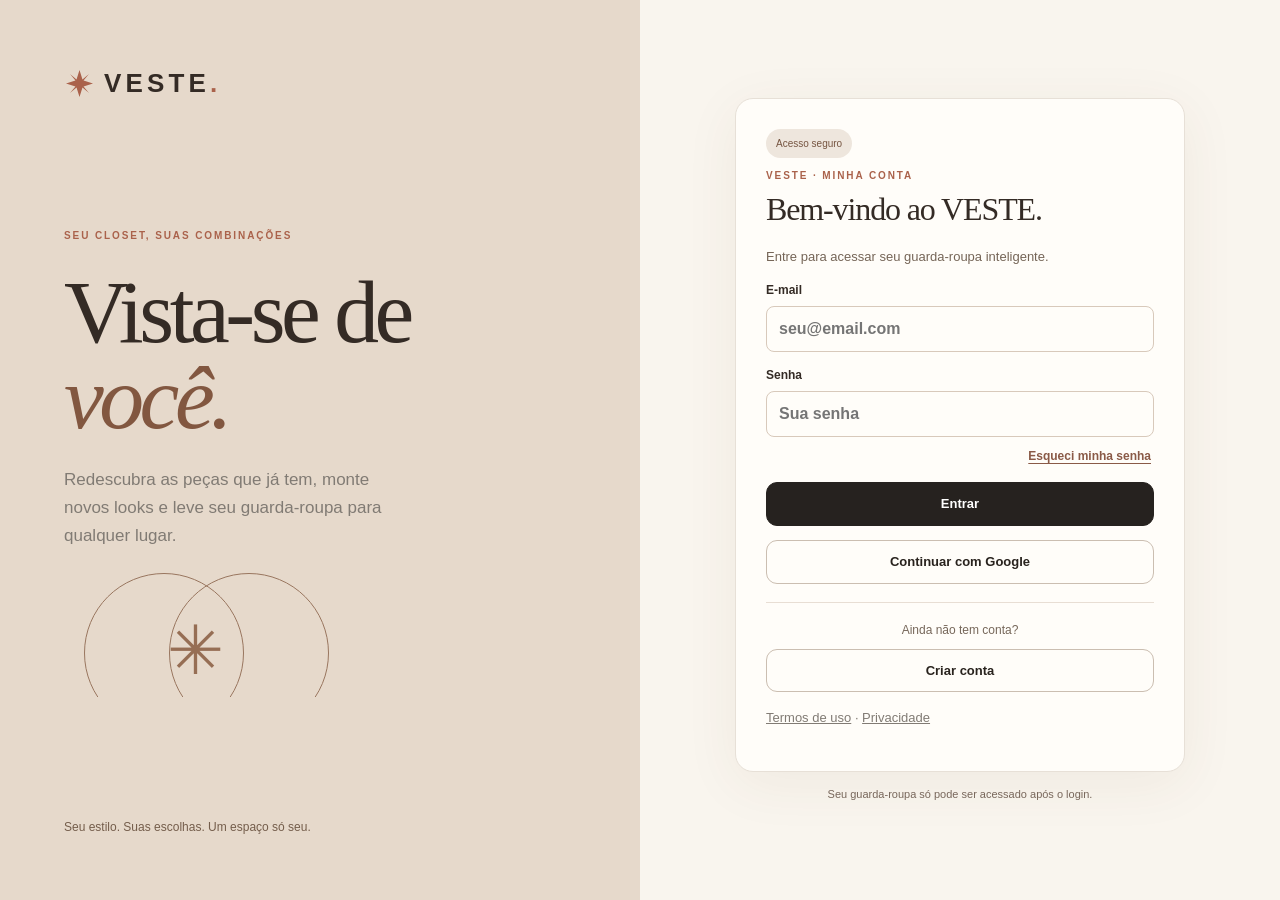
<file: index.html>
<!doctype html>
<html lang="pt-BR" class="auth-locked">
<head>
  <meta charset="utf-8">
  <meta name="veste-release" content="7.5.2">
  <meta name="viewport" content="width=device-width, initial-scale=1, viewport-fit=cover">
  <meta name="theme-color" content="#f7f4ef">
  <meta name="description" content="Seu guarda-roupa digital: organize suas roupas e crie looks com o que você já tem.">
  <link rel="manifest" href="./manifest.webmanifest">
  <link rel="icon" type="image/png" href="./icon-192.png">
  <link rel="apple-touch-icon" href="./icon-192.png">
  <link rel="stylesheet" href="./styles.css">
  <link rel="stylesheet" href="./extra.css">
  <title>VESTE — Seu guarda-roupa inteligente</title>
<style>.auth-locked .app-shell,.auth-locked .mobile-nav,.auth-locked dialog{display:none!important}.auth-landing[hidden]{display:none!important}html:not(.auth-locked) .auth-landing{display:none!important}</style>
</head>
<body>
  <main id="authLanding" class="auth-landing" aria-label="Acesso ao VESTE"><section class="auth-showcase"><div class="brand"><span class="brand-mark">✳</span><span>VESTE<span class="brand-dot">.</span></span></div><div class="auth-art"><span class="eyebrow">SEU CLOSET, SUAS COMBINAÇÕES</span><h1>Vista-se de <em>você.</em></h1><p>Redescubra as peças que já tem, monte novos looks e leve seu guarda-roupa para qualquer lugar.</p><div class="auth-art-lines" aria-hidden="true"><span></span><span></span><span>✳</span></div></div><small>Seu estilo. Suas escolhas. Um espaço só seu.</small></section><section class="auth-access"><div id="authMount"><p class="auth-loading" role="status">Carregando acesso seguro…</p></div><noscript>Ative o JavaScript para acessar o VESTE.</noscript><small>Seu guarda-roupa só pode ser acessado após o login.</small></section></main>
  <div id="toast" class="toast" role="status" aria-live="polite"></div>
  <div class="app-shell">
    <aside class="sidebar">
      <div class="brand"><span class="brand-mark">✳</span><span>VESTE<span class="brand-dot">.</span></span></div>
      <p class="sidebar-caption">Seu estilo, suas peças.</p>
      <div class="nav-label">SEU ESPAÇO</div>
      <nav class="nav-list" aria-label="Navegação principal">
        <button class="nav-btn active" data-route="home"><span class="nav-icon">⌂</span> Hoje</button>
        <button class="nav-btn" data-route="closet"><span class="nav-icon">▦</span> Meu closet</button>
        <button class="nav-btn" data-route="looks"><span class="nav-icon">✦</span> Looks</button>
        <button class="nav-btn" data-route="week"><span class="nav-icon">▤</span> Planejar</button>
        <button class="nav-btn" data-route="style"><span class="nav-icon">♡</span> Perfil</button>
      </nav>
      <div class="sidebar-bottom"><span class="little-dot"></span> Seu closet local ou sincronizado por conta.<br><span class="small-muted">Gerencie sua conta em Início.</span></div>
    </aside>

    <div class="main-area">
      <header class="topbar">
        <div class="mobile-brand"><span class="brand-mark">✳</span> VESTE<span class="brand-dot">.</span></div>
        <div class="topbar-label" id="topbarTitle">SEU ESPAÇO</div>
        <div class="topbar-actions"><button class="topbar-profile" type="button" data-route="style" aria-label="Abrir perfil">♡ Perfil</button><button class="add-inline" type="button" data-action="add">+ Adicionar peça</button></div>
      </header>
      <main class="main-content">
        <section id="view-home" class="view active" aria-labelledby="homeTitle">
          <div class="home-hero">
            <div class="hero-copy">
              <div class="eyebrow"><span class="sparkle">✦</span> SEU CLOSET, REDESCOBERTO</div>
              <h1 id="homeTitle">Mais looks.<br><em>As mesmas peças.</em></h1>
              <p>Seu guarda-roupa pode render muito mais. Cadastre suas roupas, defina seu gosto e descubra combinações que fazem sentido para você.</p>
              <div class="hero-actions">
                <button class="btn btn-dark" data-route="looks">Criar um look <span aria-hidden="true">↗</span></button>
                <button class="btn btn-outline" data-action="add">Adicionar roupa</button>
              </div>
            </div>
            <div class="hero-art" aria-hidden="true"><div class="arc arc-one"></div><div class="arc arc-two"></div><div class="art-card card-back"><span>COMBINE</span><div class="art-circle"></div></div><div class="art-card card-front"><span>SEU ESTILO.</span><div class="art-line"></div><span class="art-star">✳</span></div></div>
          </div>
          <div class="stats-strip">
            <div><span class="stat-num" id="statPieces">0</span><span class="stat-label">peças no closet</span></div>
            <div><span class="stat-num" id="statFavorites">0</span><span class="stat-label">looks favoritos</span></div>
            <div><span class="stat-num" id="statWorn">0</span><span class="stat-label">looks usados</span></div>
          </div>
          <div class="today-panel" id="todayPanel">
            <div class="today-top"><div><div class="eyebrow">BOM DIA, SEU CLOSET</div><h2>O que vestir hoje?</h2><p>Uma sugestão com suas peças e o clima da sua cidade.</p></div><div class="today-weather" id="todayWeather">Previsão ainda não consultada</div></div>
            <div class="today-controls"><label class="city-label">Sua cidade <input id="weatherCity" value="Rio de Janeiro" placeholder="Ex.: Rio de Janeiro" autocomplete="address-level2"></label><button class="btn btn-outline" id="getForecast">↻ Ver previsão</button><button class="btn btn-dark" id="todayGenerate">✦ Montar look de hoje</button></div>
            <div id="todayLook" class="today-result"></div><p class="subnote">Previsão online mediante consulta. Você pode continuar usando o app sem clima automático.</p>
          </div>
          <div class="section-heading v7-story-heading"><div><div class="eyebrow subtle">COMO O VESTE FUNCIONA</div><h2>Do seu closet para decisões melhores.</h2><p>Você não precisa descobrir o app sozinho. Siga este caminho e o VESTE fica mais útil a cada etapa.</p></div></div>
          <div class="steps-grid v7-story" id="v7Story">
            <button class="step-card" data-action="add"><div class="step-icon">01 <span>↗</span></div><h3>Monte seu closet</h3><p>Adicione suas roupas por foto. Comece com parte de cima, parte de baixo e calçado.</p></button>
            <button class="step-card" data-route="style"><div class="step-icon">02 <span>↗</span></div><h3>Conte seu estilo</h3><p>Avalie referências visuais e ajuste preferências para o app entender o que faz sentido para você.</p></button>
            <button class="step-card" data-route="looks"><div class="step-icon">03 <span>↗</span></div><h3>Monte looks</h3><p>Escolha a ocasião, fixe uma peça se quiser e receba combinações com o que você já possui.</p></button>
            <button class="step-card" data-route="week"><div class="step-icon">04 <span>↗</span></div><h3>Planeje</h3><p>Organize a semana, acompanhe o uso do closet e monte malas sem esquecer o que você já tem.</p></button>
            <button class="step-card" data-route="discover"><div class="step-icon">05 <span>↗</span></div><h3>Descubra com intenção</h3><p>Explore peças novas comparando com seu estilo e com as lacunas reais do seu guarda-roupa.</p></button>
          </div>
          <div id="recentFavorites" class="recent-favorites"></div>
        </section>

        <section id="view-closet" class="view" aria-labelledby="closetTitle">
          <div class="page-heading"><div><div class="eyebrow">SUAS PEÇAS, ORGANIZADAS</div><h1 id="closetTitle">Meu closet<span class="period">.</span></h1><p>Cada peça cadastrada aumenta as possibilidades de combinação.</p></div><button class="btn btn-dark" data-action="add">+ Nova peça</button></div>
          <div class="closet-tools"><label class="search-wrap"><span>⌕</span><input id="closetSearch" type="search" placeholder="Buscar uma peça..." aria-label="Buscar uma peça"></label><select id="closetGroup" aria-label="Filtrar categoria"><option value="all">Todas as categorias</option><option value="top">Parte de cima</option><option value="bottom">Parte de baixo</option><option value="layer">Terceira peça</option><option value="shoes">Calçados</option><option value="accessory">Acessórios</option><option value="onepiece">Peça única</option></select></div>
          <div class="closet-summary" id="closetSummary"></div>
          <div class="forgotten-panel" id="forgottenPanel"></div><div id="closetGrid" class="closet-grid"></div>
        </section>

        <section id="view-looks" class="view" aria-labelledby="looksTitle">
          <div class="page-heading"><div><div class="eyebrow">UM LOOK PARA CADA MOMENTO</div><h1 id="looksTitle">Vamos combinar<span class="period">.</span></h1><p>Escolha a ocasião. O VESTE monta sugestões com as suas próprias peças.</p></div></div>
          <div class="look-config"><div class="config-item"><label for="occasion">Para onde você vai?</label><select id="occasion"><option value="trabalho">Trabalho</option><option value="casual">Dia a dia</option><option value="evento">Evento / ocasião especial</option><option value="noite">Sair à noite</option><option value="esporte">Esporte / atividade</option></select></div><div class="config-item"><label for="weather">Como está o tempo?</label><select id="weather"><option value="ameno">Ameno</option><option value="quente">Quente</option><option value="frio">Frio</option></select></div><button class="btn btn-dark generate-btn" id="generateBtn">✦ Gerar looks</button></div>
          <div class="look-intro" id="lookIntro"><span class="eyebrow subtle">ESCOLHIDOS PARA VOCÊ</span><span id="lookCountCaption">Sugestões com o que você já tem</span></div>
          <div id="looksGrid" class="looks-grid"></div>
          <div id="lookGuidance" class="look-guidance"></div><div class="ai-rank-box"><div><strong class="ai-heading">Consultoria de estilo com IA</strong><p>Com a chave conectada, a IA compara as combinações geradas usando os dados cadastrados das peças e seu perfil.</p></div><button class="btn btn-outline ai-action" id="aiReviewLooks">Analisar looks com IA</button><div id="aiLookAdvice" class="ai-look-advice" aria-live="polite"></div></div>
        </section>

        <section id="view-week" class="view" aria-labelledby="weekTitle">
          <div class="page-heading"><div><div class="eyebrow">ORGANIZE ANTES DE PRECISAR</div><h1 id="weekTitle">Planejar<span class="period">.</span></h1><p>Semana, histórico de uso e mala em um só lugar. Planeje com o que você já tem.</p></div></div>
          <div class="week-config"><label>Segunda a sexta <select id="weekdayOccasion"><option value="trabalho">Trabalho</option><option value="casual">Dia a dia</option><option value="evento">Evento</option><option value="noite">Sair à noite</option><option value="esporte">Esporte</option></select></label><label>Sábado e domingo <select id="weekendOccasion"><option value="casual">Dia a dia</option><option value="trabalho">Trabalho</option><option value="evento">Evento</option><option value="noite">Sair à noite</option><option value="esporte">Esporte</option></select></label><button class="btn btn-dark" id="generateWeek">✦ Planejar 7 dias</button></div>
          <p class="week-hint" id="weekHint">O planejamento considera disponibilidade, estilo, repetição e previsão do tempo quando consultada.</p>
          <div class="week-grid" id="weekGrid"></div>
        </section>
        <section id="view-style" class="view" aria-labelledby="styleTitle">
          <div class="page-heading"><div><div class="eyebrow">O VESTE APRENDE COM VOCÊ</div><h1 id="styleTitle">Seu perfil<span class="period">.</span></h1><p>Defina seu gosto, preferências e regras pessoais. Configurações técnicas ficam separadas do uso cotidiano.</p></div></div>
          <div class="settings-layout"><div class="settings-main"><div class="panel"><div class="panel-heading"><div class="eyebrow subtle">01 / SEU PERFIL</div><h2>Como você gosta de se vestir?</h2><p>Você pode marcar mais de um estilo.</p></div><div class="style-options" id="styleOptions"></div><button class="btn btn-dark" id="savePrefs">Salvar preferências</button></div>
          <div class="panel"><div class="panel-heading"><div class="eyebrow subtle">02 / SEU FEEDBACK</div><h2>O app aprende com você</h2><p>Use “Amei” e “Não usaria” nos looks gerados. As próximas sugestões levam isso em conta.</p></div><div class="feedback-stats" id="feedbackStats"></div><button class="text-button" id="resetFeedback">Limpar feedback de looks</button></div></div>
          <div class="settings-side"><div class="panel"><div class="panel-heading"><div class="eyebrow subtle">03 / REGRAS PESSOAIS</div><h2>Suas escolhas</h2><p>Defina o que o VESTE deve evitar ou priorizar.</p></div>
            <label class="switch-line"><input type="checkbox" id="preferAccessories" checked> Sugerir acessórios nos looks</label>
            <label class="field-label">Evitar repetir peças por <select id="repeatDays"><option value="0">Sem restrição</option><option value="2">2 dias</option><option value="3">3 dias</option><option value="7">7 dias</option></select></label>
            <div class="bad-pairs"><strong>Cores que você não quer combinar</strong><div class="bad-pair-input"><select id="avoidColorA" aria-label="Primeira cor"></select><select id="avoidColorB" aria-label="Segunda cor"></select><button id="addAvoidPair" class="btn btn-outline">Adicionar</button></div><div id="avoidPairsList"></div></div>
            <button class="btn btn-dark" id="saveAdvanced">Salvar regras</button>
          </div><div class="panel"><div class="panel-heading"><div class="eyebrow subtle">04 / RECURSOS DE IA</div><h2 class="ai-heading">Ativar recursos de IA</h2><p>Algumas funções usam o Google Gemini para analisar fotos, revisar looks e ajudar na consultoria. A ativação é opcional.</p></div><div class="v7-ai-onboarding"><strong>Como ativar</strong><ol><li>Toque em “Criar chave no Google AI Studio”.</li><li>Entre com sua conta Google e gere uma chave da API Gemini.</li><li>Volte ao VESTE, cole a chave abaixo e toque em “Conectar”.</li></ol><p><strong>Sem custo adicional no VESTE.</strong> O Google oferece uma faixa gratuita para o Gemini.</p></div>
            <label class="field-label">Chave de API <input type="password" id="aiKey" placeholder="Cole sua chave aqui" autocomplete="off" spellcheck="false"></label><label class="field-label">Modelo <input type="text" id="aiModel" value="gemini-3.6-flash" autocomplete="off" spellcheck="false"></label>
            <label class="switch-line"><input type="checkbox" id="aiAutoAnalyze" checked> Analisar automaticamente novas fotos</label>
            <label class="switch-line"><input type="checkbox" id="aiRemember"> Lembrar chave neste dispositivo</label><button class="btn btn-dark ai-action" id="connectAI">Conectar IA</button><button class="text-button" id="disconnectAI">Desconectar e esquecer chave</button><div class="ai-status ai-status-mark" id="aiStatus" aria-live="polite">IA desativada. O VESTE continua funcionando normalmente sem ela.</div>
            <p class="note">Sem marcar a opção, a chave fica apenas na sessão. Ao marcar, é gravada de forma criptografada no navegador, separada por conta, inclusive após sair e entrar novamente. Não é enviada ao Supabase, não entra no backup e não sincroniza com outros aparelhos. Isso não protege contra scripts maliciosos ou acesso ao dispositivo. Use apenas em aparelhos de confiança. Fotos analisadas são enviadas ao Google. O VESTE não cobra nada a mais por isso; a chave segue os limites e condições da sua conta Google.</p>
            <a class="simple-link" href="https://aistudio.google.com/apikey" target="_blank" rel="noopener noreferrer">Criar chave no Google AI Studio ↗</a>
          </div><div class="panel"><div class="panel-heading"><div class="eyebrow subtle">03 / SEUS FAVORITOS</div><h2>Looks salvos</h2></div><div id="favoritesList"></div></div></div></div></div>
        </section>
      </main>
    </div>
  </div>
  <nav class="mobile-nav" aria-label="Navegação móvel"><button data-route="home" class="active"><span>⌂</span>Hoje</button><button data-route="closet"><span>▦</span>Closet</button><button data-route="looks"><span>✦</span>Looks</button><button data-route="week"><span>▤</span>Planejar</button></nav>

  <dialog id="pieceDialog" class="piece-dialog"><form id="pieceForm" class="piece-form"><div class="dialog-header"><div><div class="eyebrow">NO SEU CLOSET</div><h2 id="dialogTitle">Adicionar peça</h2></div><button type="button" class="close-dialog" id="closeDialog" aria-label="Fechar">×</button></div>
    <div class="form-body"><label class="photo-uploader" for="piecePhoto" id="photoArea"><img id="photoPreview" alt="Prévia da roupa" hidden><span id="photoPlaceholder"><span class="upload-symbol">＋</span><strong>Toque para fotografar ou selecionar</strong><small>JPG, PNG, HEIC (quando suportado)</small></span><input id="piecePhoto" type="file" accept="image/*"></label><span class="hint">Dica: fotografe a peça inteira com fundo neutro e boa luz.</span>
    <div class="ai-photo-controls"><button type="button" id="analyzePhoto" class="btn btn-outline ai-action">Identificar peça com IA</button><span class="ai-photo-hint" id="aiPhotoHint">Opcional. Revise as sugestões antes de salvar.</span></div>
    <div class="form-line"><label for="pieceName">Nome da peça <span class="required">*</span></label><input id="pieceName" type="text" maxlength="70" placeholder="Ex.: blazer caramelo" required></div>
    <div class="two-fields"><div class="form-line"><label for="pieceGroup">Categoria <span class="required">*</span></label><select id="pieceGroup" required><option value="">Selecione...</option><option value="top">Parte de cima</option><option value="bottom">Parte de baixo</option><option value="layer">Terceira peça</option><option value="shoes">Calçado</option><option value="accessory">Acessório</option><option value="onepiece">Peça única</option></select></div><div class="form-line"><label for="pieceColor">Cor principal</label><select id="pieceColor"></select></div></div>
    <div class="two-fields"><div class="form-line"><label for="piecePattern">Estampa</label><select id="piecePattern"><option value="">Não informado</option><option value="liso">Liso</option><option value="listrado">Listrado</option><option value="xadrez">Xadrez</option><option value="floral">Floral</option><option value="estampado">Estampado</option><option value="outro">Outro</option></select></div><div class="form-line"><label for="pieceFit">Modelagem</label><select id="pieceFit"><option value="">Não informado</option><option value="justo">Ajustada</option><option value="regular">Regular</option><option value="amplo">Ampla / oversized</option></select></div></div>
    <div class="form-line"><label for="pieceFormality">Formalidade</label><select id="pieceFormality"><option value="">Não informado</option><option value="1">Muito casual</option><option value="2">Casual</option><option value="3">Versátil</option><option value="4">Social</option><option value="5">Muito formal</option></select></div>
    <div class="field-group"><label>Em quais ocasiões você usaria?</label><div class="check-chips" id="pieceOccasions"></div></div>
    <div class="field-group"><label>Clima adequado</label><div class="check-chips" id="pieceSeasons"></div></div>
    <div class="field-group"><label>Estilo da peça</label><div class="check-chips" id="pieceStyles"></div></div>
    <label class="available-check"><input id="pieceAvailable" type="checkbox" checked><span>Disponível para usar <small>(desmarque se estiver lavando ou indisponível)</small></span></label>
    </div><div class="dialog-footer"><button type="button" class="btn btn-outline" id="cancelDialog">Cancelar</button><button type="submit" class="btn btn-dark" id="savePiece">Salvar peça</button></div></form></dialog>
  <script src="./app.js" defer></script>
</body>
</html>
</file>
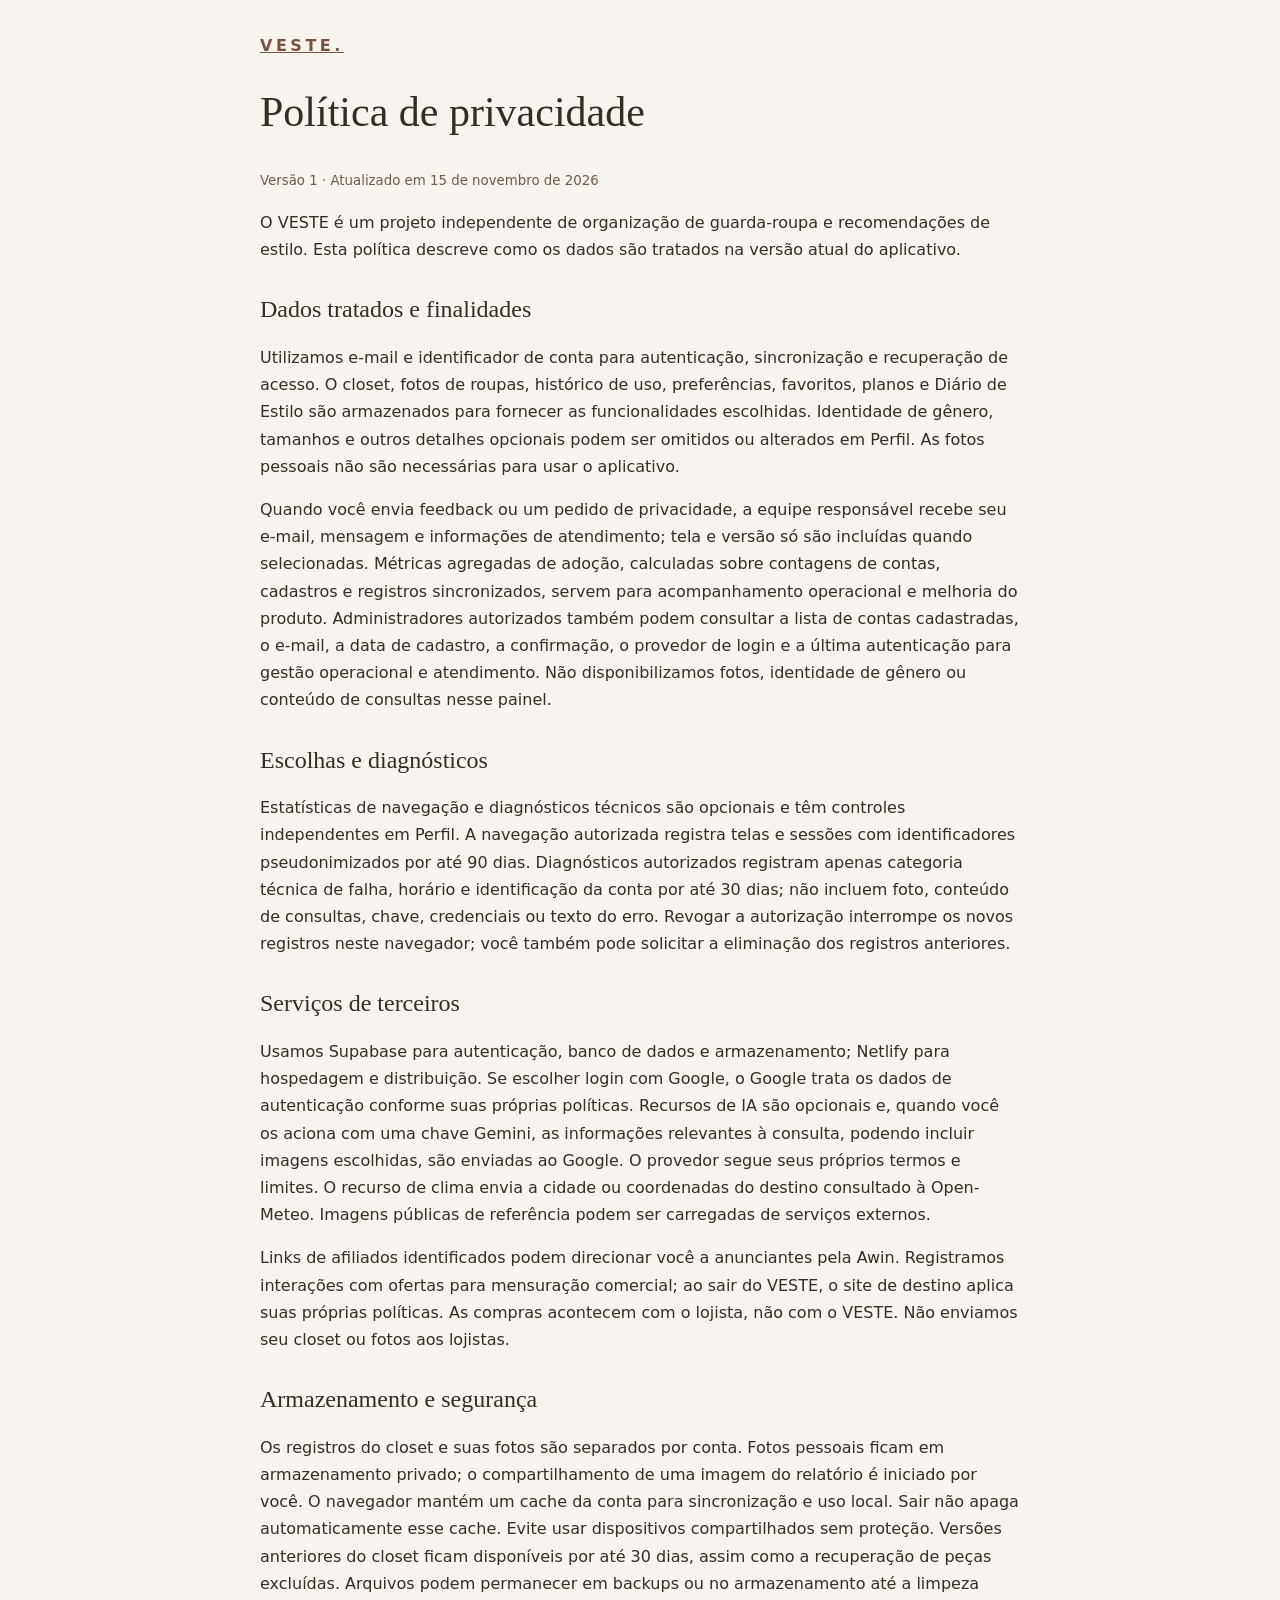
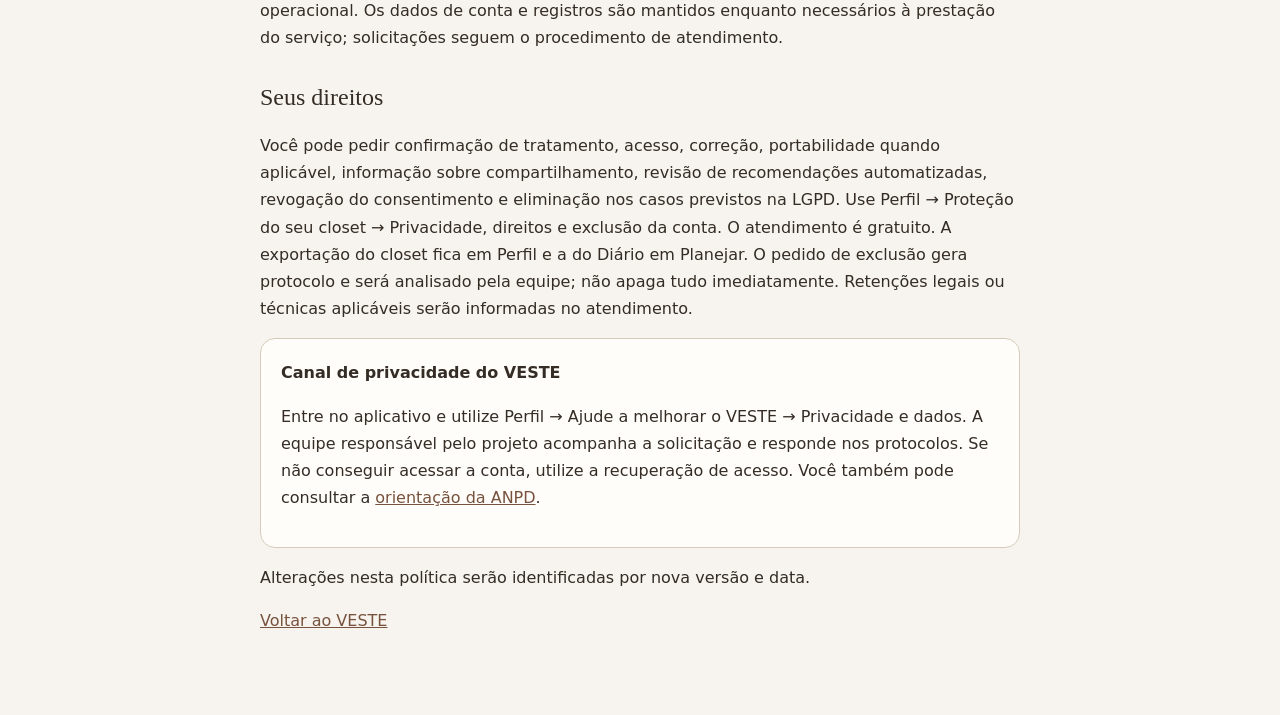
<file: privacidade.html>
<!doctype html><html lang="pt-BR"><head><meta charset="utf-8"><meta name="viewport" content="width=device-width, initial-scale=1"><meta name="theme-color" content="#f7f4ef"><title>Política de privacidade | VESTE</title><style>body{font:16px/1.7 system-ui,sans-serif;margin:0;background:#f7f4ef;color:#342c25}main{max-width:760px;margin:auto;padding:32px 24px 64px}a{color:#77523d}h1,h2{font-family:Georgia,serif;font-weight:500;line-height:1.2}h1{font-size:42px}h2{margin-top:32px}small{color:#6c5c4c}.brand{letter-spacing:.22em;font-weight:700}.box{border:1px solid #d7cabb;border-radius:15px;padding:20px;background:#fffdf9}</style></head><body><main><a class="brand" href="./">VESTE.</a><h1>Política de privacidade</h1><small>Versão 1 · Atualizado em 15 de novembro de 2026</small><p>O VESTE é um projeto independente de organização de guarda-roupa e recomendações de estilo. Esta política descreve como os dados são tratados na versão atual do aplicativo.</p><h2>Dados tratados e finalidades</h2><p>Utilizamos e-mail e identificador de conta para autenticação, sincronização e recuperação de acesso. O closet, fotos de roupas, histórico de uso, preferências, favoritos, planos e Diário de Estilo são armazenados para fornecer as funcionalidades escolhidas. Identidade de gênero, tamanhos e outros detalhes opcionais podem ser omitidos ou alterados em Perfil. As fotos pessoais não são necessárias para usar o aplicativo.</p><p>Quando você envia feedback ou um pedido de privacidade, a equipe responsável recebe seu e-mail, mensagem e informações de atendimento; tela e versão só são incluídas quando selecionadas. Métricas agregadas de adoção, calculadas sobre contagens de contas, cadastros e registros sincronizados, servem para acompanhamento operacional e melhoria do produto. Administradores autorizados também podem consultar a lista de contas cadastradas, o e-mail, a data de cadastro, a confirmação, o provedor de login e a última autenticação para gestão operacional e atendimento. Não disponibilizamos fotos, identidade de gênero ou conteúdo de consultas nesse painel.</p><h2>Escolhas e diagnósticos</h2><p>Estatísticas de navegação e diagnósticos técnicos são opcionais e têm controles independentes em Perfil. A navegação autorizada registra telas e sessões com identificadores pseudonimizados por até 90 dias. Diagnósticos autorizados registram apenas categoria técnica de falha, horário e identificação da conta por até 30 dias; não incluem foto, conteúdo de consultas, chave, credenciais ou texto do erro. Revogar a autorização interrompe os novos registros neste navegador; você também pode solicitar a eliminação dos registros anteriores.</p><h2>Serviços de terceiros</h2><p>Usamos Supabase para autenticação, banco de dados e armazenamento; Netlify para hospedagem e distribuição. Se escolher login com Google, o Google trata os dados de autenticação conforme suas próprias políticas. Recursos de IA são opcionais e, quando você os aciona com uma chave Gemini, as informações relevantes à consulta, podendo incluir imagens escolhidas, são enviadas ao Google. O provedor segue seus próprios termos e limites. O recurso de clima envia a cidade ou coordenadas do destino consultado à Open-Meteo. Imagens públicas de referência podem ser carregadas de serviços externos.</p><p>Links de afiliados identificados podem direcionar você a anunciantes pela Awin. Registramos interações com ofertas para mensuração comercial; ao sair do VESTE, o site de destino aplica suas próprias políticas. As compras acontecem com o lojista, não com o VESTE. Não enviamos seu closet ou fotos aos lojistas.</p><h2>Armazenamento e segurança</h2><p>Os registros do closet e suas fotos são separados por conta. Fotos pessoais ficam em armazenamento privado; o compartilhamento de uma imagem do relatório é iniciado por você. O navegador mantém um cache da conta para sincronização e uso local. Sair não apaga automaticamente esse cache. Evite usar dispositivos compartilhados sem proteção. Versões anteriores do closet ficam disponíveis por até 30 dias, assim como a recuperação de peças excluídas. Arquivos podem permanecer em backups ou no armazenamento até a limpeza operacional. Os dados de conta e registros são mantidos enquanto necessários à prestação do serviço; solicitações seguem o procedimento de atendimento.</p><h2>Seus direitos</h2><p>Você pode pedir confirmação de tratamento, acesso, correção, portabilidade quando aplicável, informação sobre compartilhamento, revisão de recomendações automatizadas, revogação do consentimento e eliminação nos casos previstos na LGPD. Use Perfil → Proteção do seu closet → Privacidade, direitos e exclusão da conta. O atendimento é gratuito. A exportação do closet fica em Perfil e a do Diário em Planejar. O pedido de exclusão gera protocolo e será analisado pela equipe; não apaga tudo imediatamente. Retenções legais ou técnicas aplicáveis serão informadas no atendimento.</p><div class="box"><strong>Canal de privacidade do VESTE</strong><p>Entre no aplicativo e utilize Perfil → Ajude a melhorar o VESTE → Privacidade e dados. A equipe responsável pelo projeto acompanha a solicitação e responde nos protocolos. Se não conseguir acessar a conta, utilize a recuperação de acesso. Você também pode consultar a <a href="https://www.gov.br/anpd/pt-br/assuntos/titular-de-dados-1/direito-dos-titulares">orientação da ANPD</a>.</p></div><p>Alterações nesta política serão identificadas por nova versão e data.</p><p><a href="./">Voltar ao VESTE</a></p></main></body></html>
</file>
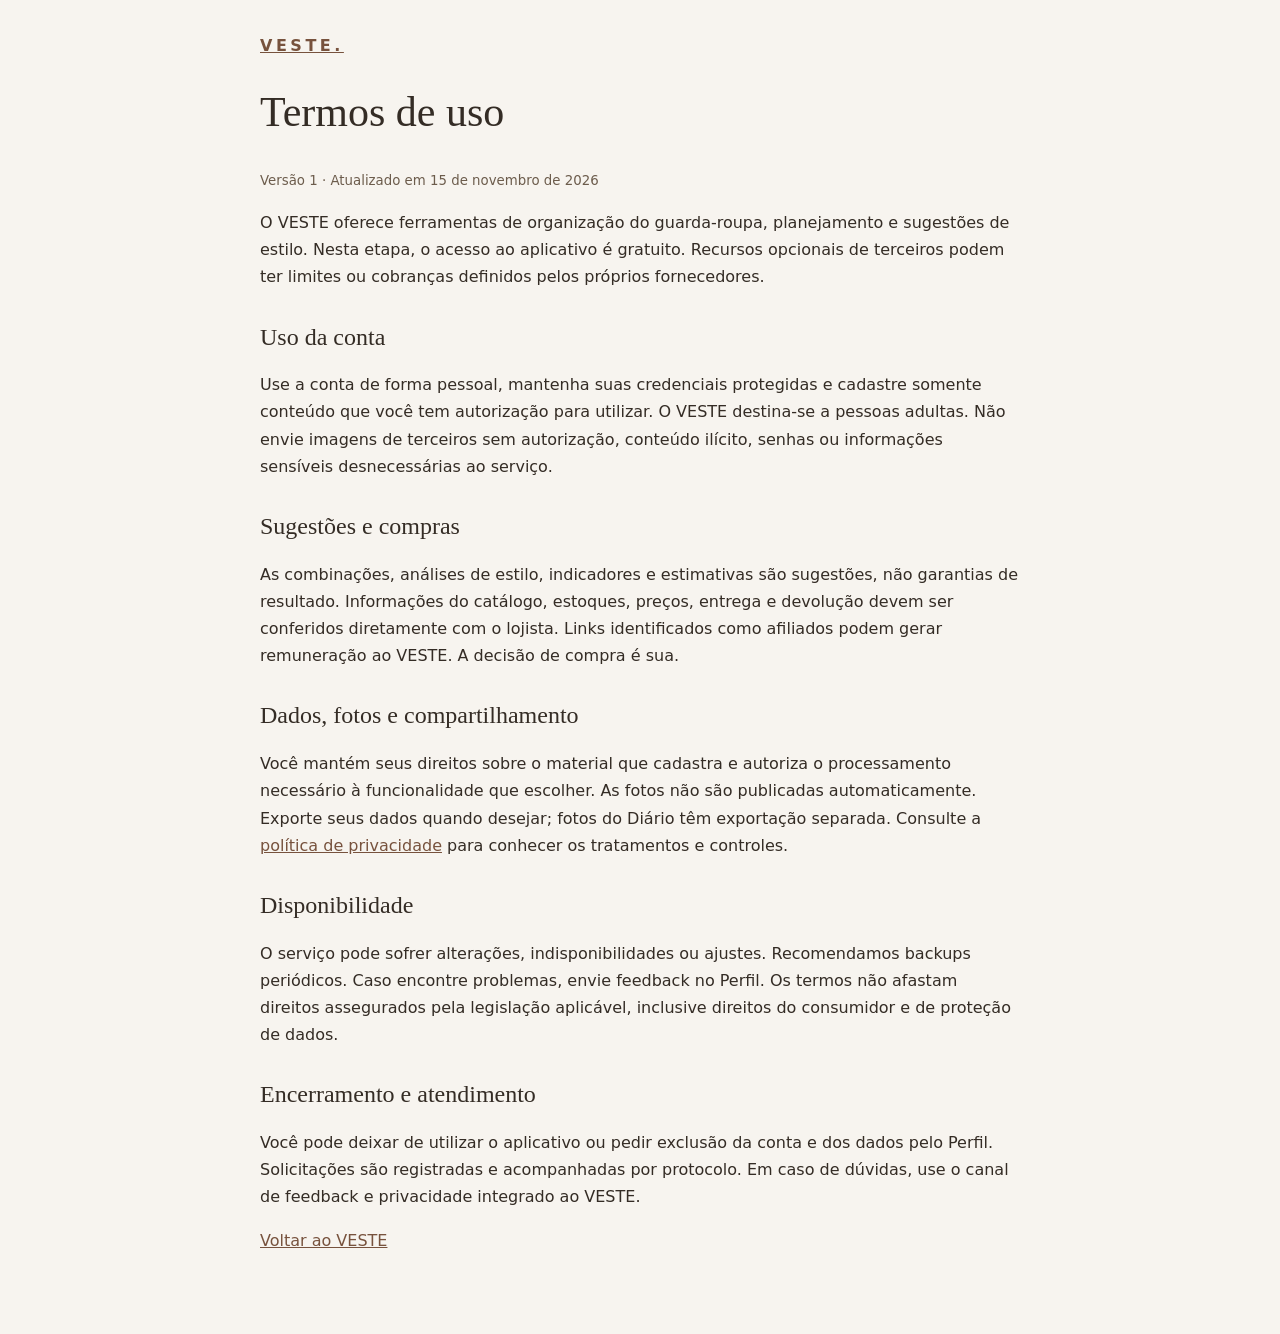
<file: termos.html>
<!doctype html><html lang="pt-BR"><head><meta charset="utf-8"><meta name="viewport" content="width=device-width, initial-scale=1"><meta name="theme-color" content="#f7f4ef"><title>Termos de uso | VESTE</title><style>body{font:16px/1.7 system-ui,sans-serif;margin:0;background:#f7f4ef;color:#342c25}main{max-width:760px;margin:auto;padding:32px 24px 64px}a{color:#77523d}h1,h2{font-family:Georgia,serif;font-weight:500;line-height:1.2}h1{font-size:42px}h2{margin-top:32px}small{color:#6c5c4c}.brand{letter-spacing:.22em;font-weight:700}.box{border:1px solid #d7cabb;border-radius:15px;padding:20px;background:#fffdf9}</style></head><body><main><a class="brand" href="./">VESTE.</a><h1>Termos de uso</h1><small>Versão 1 · Atualizado em 15 de novembro de 2026</small><p>O VESTE oferece ferramentas de organização do guarda-roupa, planejamento e sugestões de estilo. Nesta etapa, o acesso ao aplicativo é gratuito. Recursos opcionais de terceiros podem ter limites ou cobranças definidos pelos próprios fornecedores.</p><h2>Uso da conta</h2><p>Use a conta de forma pessoal, mantenha suas credenciais protegidas e cadastre somente conteúdo que você tem autorização para utilizar. O VESTE destina-se a pessoas adultas. Não envie imagens de terceiros sem autorização, conteúdo ilícito, senhas ou informações sensíveis desnecessárias ao serviço.</p><h2>Sugestões e compras</h2><p>As combinações, análises de estilo, indicadores e estimativas são sugestões, não garantias de resultado. Informações do catálogo, estoques, preços, entrega e devolução devem ser conferidos diretamente com o lojista. Links identificados como afiliados podem gerar remuneração ao VESTE. A decisão de compra é sua.</p><h2>Dados, fotos e compartilhamento</h2><p>Você mantém seus direitos sobre o material que cadastra e autoriza o processamento necessário à funcionalidade que escolher. As fotos não são publicadas automaticamente. Exporte seus dados quando desejar; fotos do Diário têm exportação separada. Consulte a <a href="./privacidade.html">política de privacidade</a> para conhecer os tratamentos e controles.</p><h2>Disponibilidade</h2><p>O serviço pode sofrer alterações, indisponibilidades ou ajustes. Recomendamos backups periódicos. Caso encontre problemas, envie feedback no Perfil. Os termos não afastam direitos assegurados pela legislação aplicável, inclusive direitos do consumidor e de proteção de dados.</p><h2>Encerramento e atendimento</h2><p>Você pode deixar de utilizar o aplicativo ou pedir exclusão da conta e dos dados pelo Perfil. Solicitações são registradas e acompanhadas por protocolo. Em caso de dúvidas, use o canal de feedback e privacidade integrado ao VESTE.</p><p><a href="./">Voltar ao VESTE</a></p></main></body></html>
</file>
<file: styles.css>
:root{--bg:#f7f4ef;--paper:#fffdfa;--ink:#29231e;--muted:#817b74;--line:#e7e0d7;--accent:#aa624b;--accent2:#dfaf91;--soft:#f3e7df;--dark:#26221f;--radius:19px;--shadow:0 13px 34px rgba(44,37,28,.075);font-family:-apple-system,BlinkMacSystemFont,"Segoe UI",Arial,sans-serif}
*{box-sizing:border-box}html{scroll-behavior:smooth}body{margin:0;color:var(--ink);background:var(--bg);font-size:14px;line-height:1.5}button,input,select{font:inherit}button{cursor:pointer}button:focus-visible,input:focus-visible,select:focus-visible{outline:3px solid #c78c71;outline-offset:2px}img{max-width:100%}h1,h2,h3,p{margin-top:0}h1,h2,h3{letter-spacing:-.035em}h1,h2{font-family:Georgia,"Times New Roman",serif;font-weight:500}h1{font-size:clamp(40px,5vw,65px);line-height:1.055}h2{font-size:29px;line-height:1.15}h3{font-size:18px}p{color:var(--muted)}.app-shell{min-height:100vh;display:flex}.sidebar{width:242px;background:#f0ebe3;border-right:1px solid var(--line);min-height:100vh;position:sticky;top:0;align-self:flex-start;display:flex;flex-direction:column;padding:34px 18px 25px;flex-shrink:0}.brand{font-size:26px;letter-spacing:.12em;font-weight:800;display:flex;align-items:center;gap:9px}.brand-mark{color:var(--accent);font-size:35px;line-height:1}.brand-dot,.period{color:var(--accent)}.sidebar-caption{font-size:12px;margin:0 0 64px 45px}.nav-label,.eyebrow{font-size:10px;font-weight:800;letter-spacing:.19em}.nav-label{color:#9c948a;margin:0 0 15px 15px}.nav-list{display:grid;gap:7px}.nav-btn{border:0;background:transparent;text-align:left;padding:14px 15px;border-radius:13px;color:#5f5952;font-weight:650;display:flex;gap:13px;align-items:center}.nav-btn:hover{background:#e9e1d7}.nav-btn.active{background:#27231f;color:white}.nav-icon{font-size:20px;width:24px;text-align:center;font-weight:400}.sidebar-bottom{font-size:12px;color:#6e675d;margin-top:auto;line-height:1.8;padding:15px 10px}.little-dot{display:inline-block;background:#719379;width:7px;height:7px;border-radius:50%;margin-right:5px}.small-muted{color:#a49a8f}.main-area{min-width:0;flex:1}.topbar{height:80px;display:flex;align-items:center;justify-content:space-between;border-bottom:1px solid var(--line);padding:0 clamp(26px,4.5vw,74px)}.topbar-label{font-size:10px;color:#93877a;font-weight:800;letter-spacing:.17em}.add-inline{border:1px solid #d3cbc1;border-radius:99px;background:none;padding:11px 17px;color:var(--ink);font-weight:700}.add-inline:hover{background:white}.mobile-brand{display:none}.main-content{max-width:1480px;margin:auto;padding:39px clamp(26px,4.5vw,74px) 90px}.view{display:none}.view.active{display:block}.home-hero{min-height:348px;background:#ede5dc;border-radius:23px;display:grid;grid-template-columns:minmax(0,1.2fr) minmax(245px,.8fr);overflow:hidden;position:relative}.hero-copy{padding:clamp(27px,4vw,58px);position:relative;z-index:2}.eyebrow{color:var(--accent)}.sparkle{font-size:16px;margin-right:7px}.home-hero h1{margin:17px 0 19px;max-width:540px}.home-hero h1 em{font-weight:400;color:var(--accent);font-style:italic}.home-hero p{max-width:480px;color:#6a625b;font-size:14px;line-height:1.8}.hero-actions{display:flex;gap:11px;margin-top:25px;flex-wrap:wrap}.btn{border-radius:11px;min-height:43px;border:1px solid transparent;display:inline-flex;justify-content:center;align-items:center;gap:14px;font-size:13px;font-weight:760;padding:11px 18px;white-space:nowrap}.btn-dark{color:#fff;background:var(--dark);border-color:var(--dark)}.btn-dark:hover{background:#4e4038}.btn-outline{border-color:#cbbeb1;background:transparent;color:var(--ink)}.btn-outline:hover{background:#fffdf9}.btn-soft{background:var(--soft);color:#8d4a33}.hero-art{position:relative;overflow:hidden;min-height:310px}.arc{position:absolute;border:1px solid rgba(127,101,84,.2);border-radius:50%;width:330px;height:330px;top:0;left:20px;transform:scale(1.3)}.arc-two{transform:scale(.85);top:44px;left:68px}.art-card{position:absolute;border:1px solid rgba(47,39,33,.13);border-radius:6px;box-shadow:17px 25px 50px rgba(80,47,25,.12);height:235px;width:165px;display:flex;flex-direction:column;justify-content:space-between;padding:14px;font-size:10px;letter-spacing:.18em;font-weight:700}.card-back{background:#b78b72;transform:rotate(-15deg);top:70px;left:18%}.art-circle{background:rgba(255,255,255,.22);height:145px;border-radius:50%}.card-front{background:#fbf8f1;top:37px;left:41%;transform:rotate(10deg)}.art-line{height:1px;background:#a9826e;width:80%}.art-star{font-size:117px;line-height:1;color:#b17e60;align-self:center}.stats-strip{margin:20px 0 48px;display:grid;grid-template-columns:repeat(3,1fr);background:var(--paper);border:1px solid var(--line);border-radius:16px;min-height:95px;align-items:center}.stats-strip>div{display:flex;flex-direction:column;align-items:center;border-right:1px solid var(--line)}.stats-strip>div:last-child{border:0}.stat-num{font-family:Georgia,serif;font-size:33px}.stat-label{font-size:12px;color:var(--muted)}.section-heading{margin-bottom:20px}.section-heading h2{margin:7px 0}.subtle{color:#a58575}.steps-grid{display:grid;grid-template-columns:repeat(3,1fr);gap:15px}.step-card{text-align:left;border:1px solid var(--line);border-radius:16px;background:var(--paper);padding:22px 21px;transition:transform .18s,box-shadow .18s}.step-card:hover{transform:translateY(-2px);box-shadow:var(--shadow)}.step-icon{font-family:Georgia,serif;font-size:28px;color:var(--accent);display:flex;justify-content:space-between;margin-bottom:27px}.step-icon span{color:#a89a90;font:18px Arial}.step-card h3{margin-bottom:7px}.step-card p{font-size:12px;line-height:1.65;margin:0}.recent-favorites{margin-top:30px}.page-heading{display:flex;justify-content:space-between;align-items:center;gap:15px;margin:5px 0 35px}.page-heading h1{margin:10px 0 12px}.page-heading p{margin:0;max-width:560px}.closet-tools{display:flex;gap:12px;margin-bottom:13px}.search-wrap{position:relative;flex:1}.search-wrap span{position:absolute;left:15px;top:7px;font-size:28px;color:#a99f96}.search-wrap input{padding-left:43px!important}.closet-tools input,.closet-tools select,.look-config select,.form-line input,.form-line select{width:100%;height:46px;background:var(--paper);border:1px solid var(--line);border-radius:10px;padding:11px 13px;color:var(--ink)}.closet-tools select{max-width:230px}.closet-summary{font-size:12px;color:#887b6d;margin:15px 1px 18px}.closet-grid{display:grid;grid-template-columns:repeat(4,minmax(0,1fr));gap:17px}.garment-card{background:var(--paper);border:1px solid var(--line);border-radius:15px;overflow:hidden;min-width:0}.garment-photo{position:relative;aspect-ratio:3/3.3;background:#f0e9e0;display:flex;align-items:center;justify-content:center}.garment-photo img{width:100%;height:100%;object-fit:contain}.garment-photo .unavailable{position:absolute;inset:0;background:rgba(30,27,24,.56);color:white;display:flex;justify-content:center;align-items:center;font-size:12px;font-weight:750}.garment-info{padding:12px 12px 15px}.garment-group{font-size:10px;text-transform:uppercase;letter-spacing:.09em;color:#aa8978;font-weight:700}.garment-title{font-size:14px;font-weight:720;margin:5px 0 10px;white-space:nowrap;overflow:hidden;text-overflow:ellipsis}.garment-meta{display:flex;justify-content:space-between;align-items:center;gap:6px;color:var(--muted);font-size:11px}.color-swatch{height:11px;width:11px;border-radius:50%;display:inline-block;border:1px solid #d7d1c9;vertical-align:-1px;margin-right:4px}.garment-actions{display:flex;border-top:1px solid var(--line);margin-top:11px;padding-top:10px;justify-content:space-between;gap:10px}.text-button{border:0;background:transparent;text-decoration:underline;text-underline-offset:3px;padding:3px;color:#8a5a47;font-size:12px;font-weight:730}.garment-actions .danger{color:#ab5951}.empty-state{border:1px dashed #d1c3b8;border-radius:18px;background:#faf7f3;padding:40px 25px;text-align:center;grid-column:1/-1}.empty-symbol{font-size:39px;color:#b78971;margin-bottom:8px}.empty-state h3{font-family:Georgia,serif;font-size:25px;font-weight:400;margin:8px 0}.empty-state p{max-width:430px;margin:0 auto 18px}.look-config{display:flex;align-items:end;gap:12px;background:var(--paper);border:1px solid var(--line);padding:20px;border-radius:16px;flex-wrap:wrap}.config-item{flex:1;min-width:170px}.config-item label,.form-line label,.field-group>label{display:block;font-size:12px;font-weight:750;margin-bottom:8px}.look-config select{width:100%}.generate-btn{height:46px}.look-intro{margin:32px 0 16px;display:flex;justify-content:space-between;align-items:center;gap:14px}.look-intro>span:last-child{color:var(--muted);font-size:12px}.looks-grid{display:grid;grid-template-columns:repeat(3,minmax(0,1fr));gap:17px}.look-card{background:var(--paper);border:1px solid var(--line);border-radius:17px;overflow:hidden;display:flex;flex-direction:column}.look-collage{height:280px;background:#f1eae2;padding:10px;display:grid;grid-template-columns:1fr 1fr;grid-template-rows:1fr 1fr;gap:6px}.look-collage img{height:100%;width:100%;object-fit:contain;background:#fffdfa;border-radius:8px;min-height:0;min-width:0}.look-collage:not(.four-photo) img:first-child{grid-row:span 2}.look-collage.five-photo{grid-template-columns:repeat(3,minmax(0,1fr))}.look-collage.four-photo{grid-template-columns:repeat(2,minmax(0,1fr))}.look-collage .missing-piece{background:#dfd3c7;display:grid;place-items:center;color:#8c7b70;font-size:11px;border-radius:8px}.look-content{padding:18px 17px 17px;display:flex;flex:1;flex-direction:column}.look-number{font-size:10px;font-weight:850;color:var(--accent);letter-spacing:.16em}.look-content h3{font-family:Georgia,serif;font-weight:500;font-size:23px;line-height:1.1;margin:8px 0 9px}.look-description{color:#756e66;font-size:12px;min-height:37px;line-height:1.6}.pieces-caption{font-size:11px;color:#978c83;margin:11px 0 17px}.look-actions{display:grid;grid-template-columns:1fr 1fr;gap:8px;margin-top:auto}.look-actions .btn{font-size:11px;padding:9px 7px;min-height:39px}.look-actions .wide{grid-column:1/-1}.look-actions .loved{background:#ab624b;color:white;border-color:#ab624b}.look-guidance{margin-top:19px}.mini-note{font-size:12px;background:#f1e8df;padding:14px 17px;border-radius:11px;color:#69584d}.panel{border:1px solid var(--line);background:var(--paper);border-radius:16px;padding:25px;margin-bottom:16px}.panel-heading h2{margin:9px 0;font-size:28px}.panel-heading p{font-size:12px;line-height:1.6}.settings-layout{display:grid;grid-template-columns:minmax(0,1.25fr) minmax(260px,.75fr);gap:17px}.style-options{display:grid;grid-template-columns:repeat(2,1fr);gap:10px;margin:20px 0 24px}.style-opt{border:1px solid var(--line);background:#fdfbf8;border-radius:10px;padding:13px 14px;display:flex;gap:10px;align-items:center;cursor:pointer;font-weight:720;font-size:13px}.style-opt:has(input:checked){border-color:#b97b60;background:#f6eae2}.style-opt input{accent-color:var(--accent);width:17px;height:17px}.feedback-stats{display:flex;gap:15px;margin:17px 0}.feedback-stat{background:#f7f1ea;padding:16px;border-radius:11px;flex:1}.feedback-stat strong{display:block;font-size:25px;font-family:Georgia,serif;font-weight:400}.feedback-stat span{font-size:11px;color:#82766b}.favorite-row{display:flex;gap:10px;align-items:center;padding:12px 0;border-bottom:1px solid var(--line)}.favorite-row:last-child{border:0}.favorite-thumb{width:55px;height:57px;object-fit:contain;background:#f0e7dd;border-radius:6px}.favorite-row-content{flex:1;min-width:0}.favorite-row-content strong{display:block;font-size:12px;white-space:nowrap;overflow:hidden;text-overflow:ellipsis}.favorite-row-content small{color:var(--muted)}.backup-buttons{display:flex;flex-wrap:wrap;gap:9px;margin-top:18px}.note{font-size:11px;margin:12px 0 0}.muted-empty{font-size:12px;color:#958b7e}.piece-dialog{padding:0;border:1px solid var(--line);width:min(94vw,600px);max-height:min(90dvh,840px);background:var(--paper);border-radius:20px;box-shadow:0 30px 100px rgba(29,23,18,.24)}.piece-dialog::backdrop{background:rgba(25,20,16,.56);backdrop-filter:blur(3px)}.piece-form{display:flex;flex-direction:column;max-height:min(90dvh,840px)}.dialog-header{display:flex;justify-content:space-between;padding:23px 27px 16px;border-bottom:1px solid var(--line)}.dialog-header h2{margin:7px 0 0}.close-dialog{background:none;border:0;font-size:31px;line-height:1;color:#7f7369}.form-body{overflow:auto;padding:20px 27px 26px}.photo-uploader{height:190px;border-radius:13px;background:#f2eae2;border:1.5px dashed #cdb5a6;display:flex;justify-content:center;align-items:center;position:relative;overflow:hidden;text-align:center;cursor:pointer}.photo-uploader>img{width:100%;height:100%;object-fit:contain}.photo-uploader #piecePhoto{opacity:0;position:absolute;inset:0;width:100%;height:100%;cursor:pointer}.upload-symbol{font-size:36px;color:var(--accent);display:block;line-height:1.2}.photo-uploader strong{display:block;font-size:13px}.photo-uploader small{color:#968b7f;display:block;margin-top:4px;font-size:11px}.hint{display:block;margin:7px 0 21px;color:#998b7e;font-size:11px}.form-line{margin:0 0 16px}.required{color:#b05045}.two-fields{display:grid;grid-template-columns:1fr 1fr;gap:12px}.field-group{margin:5px 0 20px}.check-chips{display:flex;flex-wrap:wrap;gap:7px}.check-chip{position:relative;border:1px solid #dcd2c9;border-radius:99px;font-size:12px;overflow:hidden;cursor:pointer}.check-chip input{position:absolute;top:50%;left:50%;opacity:0;width:1px;height:1px}.check-chip span{display:block;padding:8px 12px;background:#faf7f3}.check-chip:focus-within{outline:2px solid currentColor;outline-offset:2px}.check-chip:has(input:checked){border-color:#b07862}.check-chip:has(input:checked) span{background:#f1dfd3;color:#8e4d38;font-weight:760}.available-check{display:flex;gap:10px;align-items:flex-start;margin-top:12px;font-weight:720;font-size:12px}.available-check input{accent-color:var(--accent);width:17px;height:17px}.available-check small{display:block;color:#8d8277;font-weight:400}.dialog-footer{display:flex;justify-content:flex-end;gap:10px;border-top:1px solid var(--line);padding:18px 27px}.toast{position:fixed;right:25px;bottom:25px;background:#28231f;color:white;border-radius:11px;padding:13px 18px;max-width:310px;box-shadow:var(--shadow);z-index:150;opacity:0;pointer-events:none;transform:translateY(15px);transition:all .2s}.toast.show{opacity:1;transform:translateY(0)}.mobile-nav{display:none}
@media(max-width:1100px){.closet-grid{grid-template-columns:repeat(3,minmax(0,1fr))}.looks-grid{grid-template-columns:repeat(2,minmax(0,1fr))}.hero-art{opacity:.8}.sidebar{width:205px}}
@media(max-width:810px){.sidebar{display:none}.topbar{height:65px;padding:0 21px}.mobile-brand{display:flex;align-items:center;font-size:19px;font-weight:850;letter-spacing:.12em}.mobile-brand .brand-mark{font-size:27px;margin-right:7px}.topbar-label{display:none}.main-content{padding:21px 18px 120px}.mobile-nav{display:grid;grid-template-columns:repeat(4,1fr);position:fixed;bottom:0;left:0;right:0;z-index:20;background:rgba(255,252,248,.97);backdrop-filter:blur(16px);border-top:1px solid #dfd8ce;padding:6px 5px calc(7px + env(safe-area-inset-bottom))}.mobile-nav button{background:none;border:none;color:#8d8278;display:flex;flex-direction:column;gap:1px;align-items:center;font-size:10px;font-weight:700;padding:4px 2px}.mobile-nav button span{font-size:24px;line-height:1.1}.mobile-nav button.active{color:var(--accent)}.home-hero{grid-template-columns:1fr;min-height:0}.hero-copy{padding:30px 24px 35px}.hero-art{display:none}.home-hero h1{font-size:45px}.stats-strip{margin-bottom:32px}.steps-grid{grid-template-columns:1fr}.step-card{padding:17px 19px}.step-icon{margin-bottom:13px}.settings-layout{grid-template-columns:1fr}.page-heading{margin-top:12px}.page-heading h1{font-size:45px}.looks-grid{grid-template-columns:repeat(2,minmax(0,1fr))}}
@media(max-width:580px){.topbar .add-inline{padding:9px 11px;font-size:11px}.home-hero h1{font-size:39px}.stats-strip{min-height:83px}.stat-num{font-size:26px}.stat-label{font-size:10px}.closet-grid{grid-template-columns:repeat(2,minmax(0,1fr));gap:10px}.page-heading>.btn{font-size:11px;padding:9px 10px;min-height:38px}.page-heading h1{font-size:40px}.page-heading p{font-size:12px}.closet-tools{gap:7px}.closet-tools select{max-width:140px;font-size:11px;padding:7px}.closet-tools input{font-size:12px}.garment-title{font-size:12px}.garment-info{padding:10px}.look-config{padding:15px;gap:12px}.config-item{min-width:120px}.config-item label{font-size:11px}.look-config select{font-size:12px}.generate-btn{width:100%}.looks-grid{grid-template-columns:1fr}.look-collage{height:300px;grid-template-columns:repeat(2,minmax(0,1fr));grid-template-rows:repeat(2,minmax(0,1fr))}.look-collage.five-photo{grid-template-columns:repeat(3,minmax(0,1fr))}.look-content h3{font-size:24px}.look-description{min-height:0}.look-actions{grid-template-columns:1fr 1fr}.look-intro{align-items:flex-start;flex-direction:column;gap:4px}.style-options{grid-template-columns:1fr 1fr}.panel{padding:20px}.form-body{padding:18px}.dialog-header{padding:20px 18px 14px}.dialog-footer{padding:12px 18px}.photo-uploader{height:170px}.two-fields{grid-template-columns:1fr}.piece-dialog{max-height:94dvh}.piece-form{max-height:94dvh}.toast{bottom:85px;left:18px;right:18px;max-width:none}.backup-buttons{flex-direction:column}.backup-buttons .btn{width:100%}}
@media(prefers-reduced-motion:reduce){*,*:before,*:after{scroll-behavior:auto!important;transition:none!important}}
</file>
<file: extra.css>
/* VESTE 2 — novas áreas sobre o design original */
.today-panel{background:#fffdfa;border:1px solid var(--line);border-radius:20px;padding:25px;margin:-15px 0 46px;box-shadow:var(--shadow)}
.today-top{display:flex;align-items:flex-start;justify-content:space-between;gap:16px}.today-top h2{font-size:30px;margin:6px 0}.today-top p{font-size:13px;margin:0}.today-weather{min-width:190px;background:#efe6da;border-radius:14px;padding:13px 16px;display:flex;gap:12px;align-items:center;color:#554438}.today-weather strong{font-size:11px;display:block}.today-weather small{font-size:10px;color:#847064;display:block}.weather-temperature{font-family:Georgia,serif;font-size:40px;line-height:1}.weather-muted{font-size:11px;color:#927e6d}.today-controls{display:flex;align-items:end;gap:10px;flex-wrap:wrap;margin-top:18px}.city-label{font-size:12px;font-weight:700;display:flex;flex-direction:column;gap:6px;flex:1;min-width:150px}.city-label input,.field-label input,.field-label select,.bad-pair-input select,.week-config select{height:43px;border:1px solid var(--line);border-radius:10px;background:#fffdfa;padding:9px 12px;color:var(--ink);min-width:0}.today-result{margin-top:14px}.today-suggestion{display:flex;gap:21px;align-items:center;padding:15px;border:1px solid var(--line);border-radius:15px;background:#faf6f1}.mini-collage{display:flex;gap:5px;min-width:0;background:#efe8e0;border-radius:12px;padding:8px;flex:0 0 180px;min-height:126px;align-items:stretch;justify-content:center}.mini-collage img{min-width:0;min-height:0;width:100%;max-width:95px;object-fit:contain;background:#fffdfa;border-radius:7px}.today-copy{flex:1;min-width:0}.today-copy h3{font-family:Georgia,serif;font-weight:400;font-size:25px;margin:7px 0}.today-copy p{font-size:12px}.today-tags{display:flex;gap:6px;flex-wrap:wrap;margin:0 0 15px}.today-tags span{background:#efe4d9;color:#6d5a4b;padding:4px 10px;border-radius:99px;font-size:11px}.subnote{font-size:10px!important;margin:9px 0 0!important}.inline-empty{border:1px dashed #d7c8ba;padding:18px;border-radius:12px;color:#816e60;font-size:12px}
.forgotten-panel{margin:0 0 18px;border:1px solid #e5d7c9;background:#f4ebe1;border-radius:15px;padding:19px}.forgotten-head h2{font-size:25px;margin:7px 0}.forgotten-head p{font-size:12px;margin:0 0 15px}.forgotten-items{display:grid;grid-template-columns:repeat(4,minmax(0,1fr));gap:10px}.forgotten-item{display:flex;align-items:center;text-align:left;gap:9px;min-width:0;border:1px solid #e0d0c2;border-radius:12px;background:#fffaf5;padding:8px;cursor:pointer}.forgotten-item:hover{background:white}.forgotten-item img{width:54px;height:58px;object-fit:contain;background:white;border-radius:6px}.forgotten-item span{min-width:0}.forgotten-item strong{font-size:11px;display:block;white-space:nowrap;overflow:hidden;text-overflow:ellipsis}.forgotten-item small{display:block;font-size:10px;color:#957e6c}
.week-config{background:var(--paper);border:1px solid var(--line);border-radius:16px;padding:17px;display:flex;gap:13px;align-items:end;flex-wrap:wrap}.week-config label{display:flex;flex-direction:column;gap:5px;font-size:12px;font-weight:740;flex:1;min-width:160px}.week-hint{margin:14px 0 20px;font-size:12px}.week-grid{display:grid;grid-template-columns:repeat(3,minmax(0,1fr));gap:15px}.week-card{background:var(--paper);border:1px solid var(--line);border-radius:16px;padding:15px;min-width:0;display:flex;flex-direction:column;gap:10px}.week-card-top{display:flex;justify-content:space-between;gap:10px;align-items:center}.week-card-top span{font-size:12px;color:#8e6756}.week-date{text-transform:capitalize;font-family:Georgia,serif;font-size:20px;line-height:1.2}.week-card .mini-collage{width:100%;flex:none;min-height:140px}.week-card .mini-collage img{max-width:none}.week-card-body{display:flex;flex:1;flex-direction:column;gap:5px}.week-card-body h3{font-size:16px;margin:3px 0 0;font-weight:650}.week-card-body p{font-size:11px;margin:0}.week-card-body small{color:#998a7f;line-height:1.4;margin:0 0 9px}.week-card-body .btn{margin-top:auto;width:100%}.btn:disabled{opacity:.46;cursor:not-allowed}
.ai-rank-box{background:#f0e7df;border:1px solid #e1d0c0;border-radius:16px;padding:20px;margin-top:25px;display:flex;flex-wrap:wrap;align-items:center;justify-content:space-between;gap:15px}.ai-rank-box>div:first-child{flex:1;min-width:210px}.ai-rank-box strong{font-size:15px}.ai-rank-box p{margin:7px 0 0;font-size:12px}.ai-look-advice{flex-basis:100%;font-size:12px;color:#765743}.ai-look-advice:empty{display:none}.ai-note{display:block;color:#8e5b48;margin-top:4px;font-weight:600}.ai-photo-controls{display:flex;align-items:center;gap:12px;flex-wrap:wrap;margin:0 0 15px}.ai-photo-hint{font-size:11px;line-height:1.4;color:#826e5d;flex:1;min-width:150px}.ai-status{font-size:12px;margin:12px 0;color:#76523e}.field-label{display:flex;flex-direction:column;gap:6px;font-size:12px;font-weight:700;margin:10px 0 13px}.switch-line{display:flex;gap:10px;align-items:center;font-size:12px;font-weight:650;margin:13px 0;cursor:pointer}.switch-line input{width:17px;height:17px;accent-color:var(--accent)}.bad-pairs{margin:17px 0 20px;border-top:1px solid var(--line);padding-top:14px}.bad-pairs strong{font-size:12px;display:block;margin-bottom:9px}.bad-pair-input{display:flex;flex-wrap:wrap;gap:6px}.bad-pair-input select{flex:1;min-width:98px;max-width:180px;font-size:11px}.bad-pair-input .btn{min-height:39px;padding:7px 10px}.avoid-pill{font-size:11px;padding:6px 8px;border-radius:99px;background:#f2e6dc;color:#865a43;display:inline-flex;gap:7px;align-items:center;margin:7px 4px 0 0}.avoid-pill button{border:0;background:transparent;color:#8e4d38;font-size:16px;cursor:pointer}.simple-link{font-size:12px;color:#8e5038;text-decoration:underline;text-underline-offset:3px}.bad-pairs small{font-size:11px;color:#8f8274}
@media(max-width:1100px){.week-grid{grid-template-columns:repeat(2,minmax(0,1fr))}.forgotten-items{grid-template-columns:repeat(2,minmax(0,1fr))}}
@media(max-width:810px){.mobile-nav{grid-template-columns:repeat(5,1fr)}.today-panel{margin-top:0}.today-top{flex-direction:column}.today-weather{min-width:0;width:100%}.today-controls .city-label{flex-basis:100%}}
@media(max-width:580px){.today-panel{padding:16px;margin-bottom:30px}.today-top h2{font-size:27px}.today-controls .btn{flex:1;font-size:11px;padding:9px 11px}.today-suggestion{flex-direction:column;align-items:stretch;gap:12px}.today-suggestion .mini-collage{flex:initial;min-height:145px}.today-copy h3{font-size:22px}.today-copy .btn{width:100%}.forgotten-panel{padding:14px}.forgotten-items{grid-template-columns:1fr 1fr;gap:7px}.forgotten-item{flex-direction:column;align-items:stretch}.forgotten-item img{width:100%;height:68px}.week-grid{grid-template-columns:1fr}.week-card .mini-collage{min-height:170px}.week-config .btn{width:100%}.bad-pair-input select{min-width:90px}.ai-rank-box .btn{width:100%}}

/* VESTE 3.0 / atelier */
.v3homeLink{display:flex;align-items:center;justify-content:space-between;gap:16px;padding:23px;margin:0 0 22px;border:1px solid var(--line);border-radius:18px;background:linear-gradient(120deg,#f2e8df,#faf7f2)}.v3homeLink h2{font-family:Georgia,serif;font-size:28px;font-weight:400;margin:7px 0}.v3homeLink p,.v3muted{font-size:12px;color:#817368;line-height:1.55}.v3actions{display:flex;align-items:center;gap:8px;flex-wrap:wrap;margin:10px 0}.v3actions .btn{min-height:39px;font-size:12px}.v3lockPanel{margin:15px 0}.v3lockPanel select{flex:1;min-width:150px}.v3pill{background:#f7f1ea;border:1px solid #dfd2c6;border-radius:30px;padding:7px 10px;font-size:11px;color:#624838;cursor:pointer;margin:3px}.v3pill.selected,.v3day.selected{background:#7f503e;color:#fff;border-color:#7f503e}.v3file{cursor:pointer;display:inline-flex;align-items:center;justify-content:center}.v3file input[hidden]{display:none}.v3closetTools select{max-width:220px}.v3jump{display:flex;flex-wrap:wrap;gap:8px;margin:0 0 20px}.v3jump a{padding:8px 13px;border-radius:24px;background:#ede3d9;text-decoration:none;color:#704d3d;font-size:12px;font-weight:650}.v3module{margin-bottom:20px;scroll-margin-top:18px}.v3module h2{font-family:Georgia,serif;font-size:29px;line-height:1.2;font-weight:400;margin:0 0 10px}.v3module h3{font-size:17px;margin:22px 0 9px}.v3module p,.v3module label{font-size:13px;line-height:1.55}.v3module details{margin-top:15px;padding:12px 0;border-top:1px solid var(--line)}.v3module summary{cursor:pointer;color:#75503e;font-weight:600;font-size:13px}.v3styleGrid{display:grid;grid-template-columns:repeat(auto-fit,minmax(125px,1fr));gap:12px;margin:16px 0}.v3style{border:1px solid var(--line);border-radius:12px;padding:8px;background:#fffdf9;min-width:0}.v3style svg{display:block;width:100%;max-height:200px}.v3style strong{display:block;font-size:13px;margin:10px 0 0}.v3style .v3actions{gap:2px;margin:4px 0}.v3style .v3pill{padding:5px 7px;margin:1px}.v3formgrid{display:grid;grid-template-columns:repeat(2,minmax(0,1fr));gap:12px;margin:14px 0}.v3formgrid label,.v3module>label{display:flex;flex-direction:column;gap:5px;font-weight:600;font-size:12px}.v3formgrid input,.v3formgrid select,.v3module input:not([type=checkbox]),.v3module textarea{max-width:100%;min-width:0;box-sizing:border-box}.v3module textarea{display:block;width:100%;border:1px solid var(--line);padding:11px;border-radius:10px;background:#fffdf9;font:inherit;font-size:14px;resize:vertical}.v3swatch{display:inline-block;width:32px;height:32px;border:1px solid #c7b9aa;border-radius:50%;margin:0 5px 12px 0}.v3chat{max-height:330px;overflow:auto;display:flex;flex-direction:column;gap:10px}.v3bubble{padding:12px 14px;border-radius:14px;background:#f3e8df;max-width:92%;white-space:pre-wrap;font-size:13px;line-height:1.55}.v3bubble.user{align-self:flex-end;background:#e5ded5}.v3bubble strong{display:block;font-size:11px;text-transform:uppercase;margin-bottom:4px;color:#7f503e}.v3resultGrid{display:grid;grid-template-columns:repeat(auto-fit,minmax(160px,1fr));gap:10px;margin-top:10px}.v3resultGrid .panel{padding:12px}.v3bodyPreview,.v3resultImage{display:block;max-width:100%;max-height:560px;object-fit:contain;margin:12px auto;border-radius:12px}.v3bodyPreview{max-height:200px}.v3bodyPreview[hidden]{display:none}.v3metrics{display:grid;grid-template-columns:repeat(4,minmax(0,1fr));gap:10px}.v3metrics>div{padding:12px;border:1px solid var(--line);border-radius:12px;background:#f8f2eb}.v3metrics strong,.v3metrics small{display:block;overflow-wrap:anywhere}.v3metrics strong{font-size:20px}.v3metrics small{font-size:11px;color:#817368}.v3calendar{display:grid;grid-template-columns:repeat(7,minmax(0,1fr));gap:5px;max-width:560px;margin:12px 0}.v3calendar>small{text-align:center;color:#817368}.v3day{border:1px solid var(--line);background:#fffdf9;min-height:42px;border-radius:9px;color:inherit;cursor:pointer}.v3day small{display:block;font-size:10px}.v3pieceGrid{display:grid;grid-template-columns:repeat(auto-fill,minmax(100px,1fr));gap:8px;margin:12px 0}.v3piece{border:1px solid var(--line);border-radius:10px;background:#fffdf9;padding:7px;cursor:pointer;text-align:left;color:inherit}.v3piece img{width:100%;height:95px;object-fit:contain;border-radius:6px;background:#f4eee8}.v3piece span{display:block;overflow-wrap:anywhere;font-size:11px;font-weight:600;margin-top:5px}.v3wish{padding:12px 0;border-bottom:1px solid var(--line)}.v3wish small{display:block;color:#817368}.v3dialog{width:min(520px,calc(100% - 24px));max-height:86dvh;border:1px solid #d8c8b9;border-radius:20px;padding:22px;background:#fdf9f4;color:#342a23;overflow:auto}.v3dialog::backdrop{background:#33291e99}.v3dialog h2{font-family:Georgia,serif;font-weight:400;font-size:27px}.v3dialog p{font-size:13px}.v3dialog select{width:100%}.garment-card[hidden]{display:none!important}.garment-actions{flex-wrap:wrap}.v3module .btn{margin-top:8px}.v3module .mini-collage{max-width:480px}.v3module .mini-collage img{max-height:160px}.v3module .v3actions .btn{margin-top:0}.v3module input[type=file]{margin:10px 0}.v3module [aria-live]{white-space:pre-wrap;overflow-wrap:anywhere}.v3module [data-v3-trip-check]{accent-color:#81513d}
@media(max-width:810px){.mobile-nav{grid-template-columns:repeat(6,minmax(0,1fr))}.mobile-nav button{font-size:9px}.mobile-nav button span{font-size:21px}.v3homeLink{align-items:flex-start;flex-direction:column}.v3metrics{grid-template-columns:repeat(2,minmax(0,1fr))}.v3styleGrid{grid-template-columns:repeat(2,minmax(0,1fr))}.v3module{padding:16px}.v3module h2{font-size:26px}.v3module .v3actions .btn{flex:1}.v3formgrid{gap:7px}.v3pieceGrid{grid-template-columns:repeat(2,minmax(0,1fr))}}

/* Demo closet is deliberately labeled. */
.veste-demo-notice{border:1px solid #cbbdab;background:#f4ede3;border-radius:15px;padding:15px 17px;margin:10px 0 15px;color:#634f40}.veste-demo-notice p{font-size:12px;line-height:1.45;margin:6px 0 10px}.veste-demo-notice .btn{min-height:36px;font-size:11px}.veste-demo-tag{display:inline-block;font-size:9px;letter-spacing:.07em;font-weight:750;color:#846046;background:#f3e8d9;border-radius:5px;padding:4px 6px;margin-bottom:5px}

/* VESTE 4.0 account */
.cloud-panel{margin:0 0 22px;padding:20px;border-radius:18px;background:#fffdf9}.cloud-panel [hidden]{display:none!important}.cloud-head{display:flex;justify-content:space-between;align-items:center;gap:10px}.cloud-head h2{font-family:Georgia,serif;font-size:26px;font-weight:400;margin:8px 0}.cloud-fields{display:grid;grid-template-columns:1fr 1fr;gap:12px;margin:12px 0}.cloud-panel label{display:flex;flex-direction:column;gap:6px;font-size:12px;font-weight:650;min-width:0}.cloud-panel input{width:100%;box-sizing:border-box;min-width:0}.cloud-panel p{font-size:13px;line-height:1.5;overflow-wrap:anywhere}.cloud-state{font-size:11px;background:#eee6dd;padding:7px 10px;border-radius:20px;max-width:180px;color:#765541}.cloud-conflict{padding:12px;border:1px solid #dbc2a7;background:#faf0e5;border-radius:10px}.cloud-message{color:#765541;font-weight:600}.cloud-message:empty{display:none}.cloud-panel .v3actions{margin:10px 0}@media(max-width:580px){.cloud-fields{grid-template-columns:1fr}.cloud-head{align-items:flex-start;flex-direction:column}.cloud-panel{padding:16px}.cloud-panel .v3actions .btn{flex:1}.cloud-head h2{font-size:24px}}

/* VESTE 4.1 — mandatory auth gate */
.auth-landing{min-height:100vh;min-height:100dvh;display:grid;grid-template-columns:minmax(300px,1fr) minmax(320px,1fr);background:#f9f5ee;color:#342b25}.auth-showcase{display:flex;flex-direction:column;justify-content:space-between;position:relative;overflow:hidden;min-height:100%;padding:clamp(28px,5vw,72px);background:#e6d9cb;box-sizing:border-box}.auth-showcase .brand{font-size:26px;letter-spacing:.16em;position:relative;z-index:1}.auth-art{position:relative;z-index:1;max-width:520px;padding:30px 0}.auth-art h1{font:400 clamp(48px,7vw,96px)/.97 Georgia,serif;letter-spacing:-.05em;margin:24px 0}.auth-art h1 em{font-style:italic;color:#825740}.auth-art p{font-size:17px;max-width:340px;line-height:1.65}.auth-showcase small{font-size:12px;color:#745d4b;position:relative;z-index:2}.auth-art-lines{height:130px;position:relative;overflow:hidden;margin-top:12px}.auth-art-lines span:nth-child(1){position:absolute;border:1px solid #99765f;width:160px;height:160px;border-radius:100%;top:6px;left:20px}.auth-art-lines span:nth-child(2){position:absolute;border:1px solid #99765f;width:160px;height:160px;border-radius:100%;top:6px;left:105px}.auth-art-lines span:nth-child(3){font-size:68px;position:absolute;left:103px;top:32px;color:#966e54}.auth-access{display:flex;flex-direction:column;align-items:center;justify-content:center;gap:14px;padding:clamp(18px,5vw,65px);box-sizing:border-box}.auth-access #authMount{max-width:450px;width:100%}.auth-access .cloud-panel{padding:30px;margin:0;background:#fffdf9;box-shadow:0 12px 55px #5d3f2410}.auth-access .cloud-fields{grid-template-columns:1fr}.auth-access .cloud-head{align-items:flex-start;flex-direction:column-reverse}.auth-access .cloud-head h2{font-size:32px}.auth-access .v3actions{display:flex;flex-direction:column;align-items:stretch;gap:10px}.auth-access .cloud-panel .btn{width:100%;justify-content:center}.auth-access .cloud-panel .text-button{align-self:center}.auth-access>small{font-size:11px;color:#78675b;text-align:center}.auth-loading{font-size:14px;padding:20px}.auth-access .cloud-state{font-size:10px}.auth-locked #toast{z-index:10000}@media(max-width:760px){.auth-landing{grid-template-columns:1fr}.auth-showcase{min-height:0;padding:26px 22px 30px}.auth-showcase .brand{font-size:21px}.auth-art{padding:20px 0 0}.auth-art h1{font-size:48px;margin:16px 0 10px}.auth-art p{font-size:14px;margin:0;line-height:1.45}.auth-art-lines,.auth-showcase>small{display:none}.auth-access{padding:22px 16px 30px;justify-content:flex-start}.auth-access .cloud-panel{padding:22px}.auth-access .cloud-head h2{font-size:28px}}

/* VESTE 4.2: batch closet */
.bulk-dialog{width:min(1200px,96vw);max-width:96vw;height:min(93vh,1000px);height:min(93dvh,1000px);max-height:94dvh;padding:0;border:0;border-radius:20px;box-shadow:0 18px 70px #342b2540;background:#fbf7f0;color:#342b25;overflow:hidden}.bulk-dialog[open]{display:flex;flex-direction:column}.bulk-header,.bulk-toolbar,.bulk-footer{padding:14px 22px;background:#fffdf9;flex-shrink:0}.bulk-header{display:flex;align-items:flex-start;justify-content:space-between;border-bottom:1px solid #e7ddd1}.bulk-header h2{font:400 30px Georgia,serif;margin:5px 0}.bulk-header p{font-size:12px;margin:0;color:#815f4a}.bulk-toolbar{border-bottom:1px solid #e4dbcf;display:grid;gap:7px}.bulk-actions{display:flex;flex-wrap:wrap;align-items:center;gap:7px}.bulk-actions select{max-width:100%;min-width:0}.bulk-actions .btn{font-size:12px;min-height:35px;padding:8px 11px}.bulk-toolbar p{font-size:12px;line-height:1.35;margin:0}.bulk-tip{color:#796f65}#bulkMessage{color:#825740;font-weight:600}#bulkMessage:empty{display:none}.bulk-grid{overflow:auto;flex:1;display:grid;grid-template-columns:repeat(auto-fit,minmax(min(100%,240px),1fr));gap:14px;padding:17px 22px;align-content:start}.bulk-card{border:1px solid #ded3c5;border-radius:12px;background:#fffdf9;min-width:0;overflow:hidden}.bulk-card.bulk-excluded{opacity:.58}.bulk-card-head{display:flex;align-items:center;justify-content:space-between;padding:9px 10px;font-size:11px;gap:5px}.bulk-card-head label{display:flex;align-items:center;gap:6px;font-weight:700}.bulk-status{font-size:10px;color:#825740;text-align:right}.bulk-photo{width:100%;height:185px;object-fit:contain;background:#eee7de;display:block}.bulk-noimg{display:flex;align-items:center;justify-content:center;font-size:12px}.bulk-card-body{padding:12px;display:grid;gap:8px}.bulk-card-body label{display:grid;gap:4px;font-size:11px;font-weight:650;min-width:0}.bulk-card-body input:not([type=checkbox]),.bulk-card-body select{width:100%;min-width:0;box-sizing:border-box;padding:8px;font-size:13px;border:1px solid #dcd1c3;border-radius:7px;background:#fffdf9;color:#342b25}.bulk-filename{overflow:hidden;text-overflow:ellipsis;white-space:nowrap;font-size:11px;color:#8b7d70}.bulk-2{display:grid;grid-template-columns:1fr 1fr;gap:8px;min-width:0}.bulk-card-body details{border-top:1px solid #e7ddd1;padding-top:7px}.bulk-card-body details[open]{display:grid;gap:8px}.bulk-card-body summary{font-size:12px;cursor:pointer;color:#825740;margin-bottom:4px}.bulk-tags{display:flex;flex-wrap:wrap;gap:4px}.bulk-tags label{display:flex;align-items:center;gap:3px;border:1px solid #e7ddd1;padding:4px;border-radius:6px;font-size:10px}.bulk-tags input{margin:0}.bulk-card-body .bulk-duplicate{display:flex;align-items:center;gap:6px;color:#825740}.bulk-warning,.bulk-source{font-size:11px;line-height:1.4;margin:0;color:#8a6650;overflow-wrap:anywhere}.bulk-source{color:#787067}.bulk-footer{border-top:1px solid #e7ddd1;display:flex;justify-content:space-between;align-items:center;gap:12px}.bulk-footer span{font-size:11px;color:#786a5d}.bulk-footer .btn{min-width:150px}#bulkProgress[hidden],#bulkStop[hidden]{display:none!important}.bulk-dialog::backdrop{background:#241c16aa}@media(max-width:600px){.bulk-dialog{width:100vw;max-width:100vw;height:100dvh;max-height:100dvh;border-radius:0}.bulk-header,.bulk-toolbar,.bulk-footer{padding:10px 13px}.bulk-header h2{font-size:23px}.bulk-grid{grid-template-columns:repeat(2,minmax(0,1fr));gap:7px;padding:10px 8px}.bulk-photo{height:126px}.bulk-card-body{padding:8px;gap:7px}.bulk-2{grid-template-columns:1fr}.bulk-card-head{flex-wrap:wrap;padding:7px}.bulk-card-body input:not([type=checkbox]),.bulk-card-body select{font-size:16px;padding:6px}.bulk-footer .btn{min-width:112px}.bulk-tip{display:none}}@media(max-width:345px){.bulk-grid{grid-template-columns:1fr}.bulk-photo{height:160px}}

/* VESTE 4.4 — duplicate review */
.duplicate-dialog{width:min(760px,95vw);max-width:95vw;max-height:92dvh;padding:0;border:0;border-radius:18px;background:#fffdf9;color:#342b25;box-shadow:0 16px 60px #342b2545;overflow:auto}.duplicate-dialog::backdrop{background:#241c16b5}.dup-header,.dup-footer{padding:17px 20px;background:#fffdf9}.dup-header{border-bottom:1px solid #e7ddd1}.dup-header h2{font:400 27px Georgia,serif;margin:7px 0}.dup-header p{font-size:13px;line-height:1.4;margin:0}.dup-content{padding:15px;display:grid;grid-template-columns:minmax(0,1fr) minmax(0,1.5fr);gap:12px}.dup-new,.dup-match{border:1px solid #ddd1c2;border-radius:12px;padding:10px;align-self:start;min-width:0}.dup-new img,.dup-match img{width:100%;height:155px;object-fit:contain;background:#f1e9df;border-radius:8px;display:block}.dup-new strong,.dup-match strong{display:block;margin:6px 0;font-size:13px;overflow-wrap:anywhere}.dup-match span{display:block;font-size:12px;color:#925b37;font-weight:700}.dup-match small{display:block;margin:6px 0;font-size:11px;color:#746659}.dup-match .btn{font-size:12px;padding:7px;min-height:35px}.dup-match p{font-size:12px;line-height:1.4;margin:6px 0;overflow-wrap:anywhere}#duplicateMatches{display:grid;gap:8px}.dup-footer{display:flex;flex-wrap:wrap;justify-content:flex-end;gap:10px;position:sticky;bottom:0;border-top:1px solid #e7ddd1}.bulk-dup-review{padding:8px;background:#fbefe0;border:1px solid #e6cbb0;border-radius:9px;display:grid;gap:6px;color:#825740}.bulk-dup-review>strong{font-size:11px}.bulk-dup-match{display:flex;align-items:flex-start;gap:7px}.bulk-dup-thumb{width:48px;height:56px;object-fit:contain;border-radius:5px;background:#fffdf9;flex-shrink:0}.bulk-dup-match div{min-width:0}.bulk-dup-match strong,.bulk-dup-match small{display:block;font-size:11px;overflow-wrap:anywhere}.bulk-dup-match .text-button{font-size:10px;text-align:left;white-space:normal;padding:4px 0}.bulk-dup-review>label{display:flex!important;align-items:center;gap:6px;line-height:1.3}.bulk-dup-review input{flex-shrink:0}@media(max-width:600px){.dup-content{padding:10px;gap:8px}.dup-header h2{font-size:23px}.dup-new img,.dup-match img{height:125px}.dup-footer{padding:10px}.dup-footer .btn{flex:1;min-width:110px;font-size:12px}.bulk-dup-thumb{width:34px;height:44px}}

/* VESTE 4.5 — independent authentication screens */
.auth-access .auth-form{display:grid;gap:14px;margin-top:12px}.auth-access .auth-form[hidden]{display:none!important}.auth-form>p{margin:0;color:#756557;font-size:13px}.auth-form label{display:flex;gap:7px;font-size:12px}.auth-form input{font-size:16px;min-height:44px;padding:10px 12px;border:1px solid #d8c9bb;border-radius:8px;background:#fffdf9;color:#382d26}.auth-form>.btn{min-height:44px}.auth-form .auth-forgot{justify-self:end;font-size:12px;margin-top:-7px;text-decoration:underline;text-underline-offset:3px}.auth-new-account{border-top:1px solid #e8ded4;display:grid;gap:10px;justify-items:center;padding-top:18px;margin-top:4px}.auth-new-account span{font-size:12px;color:#76675a}.auth-form .auth-back{justify-self:start;font-size:12px;color:#825740}.auth-form .auth-form-note{text-align:center;font-size:11px;line-height:1.5}.auth-sent{text-align:center}.auth-mail-mark{font-size:28px;display:grid;place-items:center;margin:auto;border-radius:50%;background:#eee4d9;color:#825740;width:54px;height:54px}.auth-sent strong{overflow-wrap:anywhere;font-size:13px;color:#825740}.auth-form button:disabled{opacity:.6;cursor:wait}.auth-access #cloudMessage{margin:12px 0 0;line-height:1.5}

/* VESTE 4.6 — large batch layout */
.bulk-dialog[open]{display:flex;flex-direction:column;min-height:0;overflow:hidden}
.bulk-grid{flex:1 1 0;min-height:0;min-width:0;overflow-y:auto;overflow-x:hidden;-webkit-overflow-scrolling:touch;display:grid;grid-auto-rows:max-content;align-items:start;align-content:start;overscroll-behavior-y:contain}
.bulk-card{min-height:max-content;height:auto;align-self:start;display:flex;flex-direction:column}
.bulk-card-body,.bulk-photo,.bulk-card-head{flex-shrink:0}
.bulk-page-tools{display:flex;flex-wrap:wrap;align-items:center;justify-content:space-between;gap:6px;padding:8px 16px;background:#f5eee6;border-bottom:1px solid #e4dbcf;flex-shrink:0}
.bulk-page-tools select{min-width:0;max-width:100%;border:1px solid #d9cbbd;border-radius:7px;background:#fffdf9;padding:5px;color:#342b25;font-size:14px}
.bulk-pagination{display:flex;gap:6px;align-items:center;font-size:12px;color:#6c5a4d}
.bulk-pagination .btn{min-width:34px;min-height:32px;padding:4px 8px}
.bulk-empty{grid-column:1/-1;padding:24px;text-align:center;color:#756557}
.bulk-footer{padding-bottom:max(10px,env(safe-area-inset-bottom))}
@media(max-width:600px){.bulk-dialog[open]{height:100vh;height:100dvh;max-height:100dvh;margin:0}.bulk-header{padding-top:max(8px,env(safe-area-inset-top))}.bulk-grid{grid-template-columns:1fr;grid-auto-rows:max-content;padding:10px}.bulk-photo{height:200px}.bulk-card-body{padding:12px}.bulk-2{grid-template-columns:1fr 1fr}.bulk-toolbar{max-height:26dvh;overflow-y:auto}.bulk-page-tools{padding:6px 10px}.bulk-page-tools select{font-size:16px}.bulk-footer .btn{font-size:12px}}

/* VESTE 4.7 — provador */
#v3tryResult .veste-try-error{padding:12px;border:1px solid #dfc7b0;background:#fbefe0;border-radius:10px;color:#825740;line-height:1.45;font-size:13px;margin:12px 0}#v3tryResult>.simple-link{display:block;margin:8px 0}#v3tryResult>.btn{margin-top:6px}.veste-local-preview{border:1px solid #e0d4c7;border-radius:12px;padding:13px;margin-top:12px}.veste-local-preview h3{margin:0 0 8px}.veste-local-preview p{font-size:12px;line-height:1.45}.veste-local-board{display:grid;grid-template-columns:repeat(auto-fit,minmax(min(100%,150px),1fr));gap:10px}.veste-local-board figure{margin:0;min-width:0}.veste-local-board img{display:block;width:100%;height:180px;object-fit:contain;background:#f0e9df;border-radius:8px}.veste-local-board figcaption{font-size:11px;overflow-wrap:anywhere;margin:5px 0}.veste-local-garments{display:grid;grid-template-columns:repeat(2,minmax(0,1fr));gap:8px}.veste-local-garments img{height:105px}

.veste-local-engine{border:1px solid #d8c8b7;padding:14px;border-radius:12px;margin:14px 0;background:var(--panel,#fffdf9)}.veste-local-engine h3{margin:0 0 6px}.veste-local-engine p{font-size:13px;line-height:1.5}.veste-local-engine [hidden]{display:none!important}.veste-local-engine .v3resultImage{display:block;width:100%;height:auto;max-height:70vh;object-fit:contain;margin:10px 0;border-radius:10px}.veste-local-engine #v3localStatus{color:#876049;margin:10px 0}.veste-local-engine .text-button{margin:8px 0;display:block}

.veste-try-plan{display:grid;gap:8px;margin:12px 0}.veste-step{display:flex;align-items:center;gap:12px;padding:8px;border:1px solid #ded1c4;border-radius:10px;min-width:0}.veste-step img{width:68px;height:82px;object-fit:contain;background:#eee7de;border-radius:6px}.veste-step strong,.veste-step small{display:block;overflow-wrap:anywhere}.veste-step small{font-size:11px;color:#8f6b54}.veste-local-engine label{margin-top:10px;display:grid;gap:5px}.veste-local-engine label[hidden]{display:none!important}.veste-local-engine select{font-size:16px;width:100%;min-height:40px}

/* VESTE 6.0 — Descobrir */
.disc-tabs,.disc-actions{display:flex;gap:8px;flex-wrap:wrap;margin:10px 0}.disc-controls{padding:14px;display:grid;gap:10px}.disc-controls label:not(.check-chip){display:grid;gap:5px;font-size:13px}.disc-controls input:not([type=checkbox]):not([type=file]),.disc-controls select{box-sizing:border-box;width:100%;min-width:0;padding:10px;border:1px solid #d9cbbd;background:#fffdf9;border-radius:8px;font-size:16px}.disc-controls details{border-top:1px solid #ddd3c6;padding-top:10px}.disc-controls summary{font-weight:700;cursor:pointer}.disc-controls h3{font-size:14px;margin:13px 0 6px}.disc-controls p,.disc-hint,#discCount{font-size:12px;color:#84786e;line-height:1.5}.disc-chips{display:flex;gap:5px;flex-wrap:wrap}.disc-chips .check-chip{margin:0}.disc-price{display:grid;grid-template-columns:1fr 1fr;gap:9px}.disc-card{width:100%;max-width:520px;box-sizing:border-box;margin:0 auto;border:1px solid #e2d7cb;border-radius:17px;overflow:hidden;background:#fffdf9;color:#342b25;touch-action:pan-y}.disc-photo{display:block;width:100%;height:min(42vh,420px);object-fit:contain;background:#eee8df}.disc-art{height:200px;background:#eee7de;display:flex;flex-direction:column;align-items:center;justify-content:center;gap:10px}.disc-art span{display:grid;place-items:center;width:100px;height:100px;border-radius:50%;background:var(--swatch);font-size:44px;color:white;text-shadow:0 1px 4px #0008}.disc-body{padding:16px;display:grid;gap:8px}.disc-body p,.disc-body h2{margin:0;overflow-wrap:anywhere}.disc-body p{font-size:13px}.disc-tags{display:flex;flex-wrap:wrap;gap:5px}.disc-tags span{font-size:11px;background:#eee5da;border-radius:20px;padding:5px 8px}.disc-actions{max-width:520px;margin:12px auto}.disc-actions button{flex:1}.disc-actions #discUndo{flex:0 0 48px}.disc-hint{text-align:center}#discGrid{display:grid;grid-template-columns:repeat(auto-fit,minmax(min(100%,230px),1fr));gap:12px}#discGrid .disc-photo{height:160px}#discGrid .disc-art{height:130px}#discGrid .text-button{margin:0 12px 12px}#view-discover [hidden]{display:none!important}@media(max-width:720px){.mobile-nav{grid-template-columns:repeat(7,minmax(0,1fr))!important}.mobile-nav button{font-size:9px!important;min-width:0;padding-inline:1px}.mobile-nav button span{font-size:20px!important}#discGrid{grid-template-columns:1fr 1fr}#discGrid .disc-body{padding:10px}#discGrid h2{font-size:16px}#discGrid .disc-art span{width:62px;height:62px;font-size:30px}}

/* VESTE 6.1 — compras inteligentes */
.disc-taste{padding:12px;margin:10px 0}.disc-taste p{font-size:13px;margin:6px 0;color:#75685d}.disc-insight{background:#eee6dc;border-radius:9px;padding:10px;color:#493b31}.disc-insight strong{font-size:13px}.disc-analysis{border-top:1px solid #e4d9ce;padding:10px 0;min-width:0}.disc-analysis summary{font-size:13px;font-weight:700;cursor:pointer}.disc-analysis[open] summary{margin-bottom:10px}.disc-analysis p{line-height:1.45;margin:7px 0}.disc-mini{display:grid;grid-template-columns:repeat(auto-fit,minmax(min(100%,78px),1fr));gap:6px;margin:9px 0}.disc-small{margin:0;min-width:0}.disc-small img,.disc-swatch{width:100%;height:100px;object-fit:contain;background:#eee6dc;display:block;border-radius:7px}.disc-swatch{background:var(--swatch);border:1px solid #d6cabe}.disc-small figcaption{font-size:10px;line-height:1.3;overflow-wrap:anywhere;margin-top:4px}.disc-outfit{border:1px solid #e4d9ce;border-radius:8px;padding:7px;margin-top:8px}.disc-outfit>strong{font-size:11px}.disc-price-alert{color:#875637;background:#f5e7d5;border-radius:8px;padding:8px;font-weight:600}.disc-analysis label,.disc-taste label{display:grid;gap:4px;font-size:12px;margin:8px 0}.disc-analysis input,.disc-taste select{min-width:0;width:100%;box-sizing:border-box;background:#fffdf9;color:#342b25;font-size:16px;padding:7px;border-radius:7px;border:1px solid #d9cbbd}.disc-analysis button{max-width:100%;white-space:normal;margin:4px 0}.disc-smart{display:grid;gap:8px}.disc-controls .disc-smart label{display:flex;align-items:center;gap:7px}.disc-analysis small{display:block;line-height:1.4;color:#84786e}@media(max-width:720px){#discGrid{grid-template-columns:1fr}.disc-mini{grid-template-columns:repeat(auto-fit,minmax(min(100%,64px),1fr))}.disc-small img,.disc-swatch{height:85px}}

/* VESTE 6.2 — catálogo Awin compartilhado */
#discRefreshCatalog{margin:-4px 0 4px;width:max-content;max-width:100%}#discRefreshCatalog:disabled{opacity:.55}.disc-controls #discTip{min-height:18px}

/* VESTE 7.0 — arquitetura de experiência */
.topbar-actions{display:flex;align-items:center;gap:10px}.topbar-profile{border:0;background:transparent;font:inherit;font-weight:700;color:inherit;cursor:pointer;padding:9px 10px;border-radius:999px}.topbar-profile:hover,.topbar-profile.active{background:rgba(0,0,0,.06)}
.v7-story-heading{align-items:flex-end}.v7-story-heading p{max-width:680px;color:var(--muted,#6f6a64);margin:.45rem 0 0}.v7-story{grid-template-columns:repeat(5,minmax(0,1fr));gap:12px}.v7-story .step-card{min-height:210px;position:relative}.v7-story .step-card.is-done{outline:1px solid rgba(36,67,50,.25)}.v7-story .step-card.is-done:after{content:"✓ iniciado";position:absolute;right:14px;bottom:12px;font-size:.72rem;font-weight:800;letter-spacing:.06em;text-transform:uppercase;opacity:.62}
.v7-account-panel{margin-top:28px}.v7-advanced{margin-top:24px;border:1px solid var(--border,#ddd6cc);border-radius:18px;background:rgba(255,255,255,.45);overflow:hidden}.v7-advanced>summary{cursor:pointer;padding:18px 20px;font-weight:800}.v7-advanced>.panel{border:0!important;border-top:1px solid var(--border,#ddd6cc)!important;border-radius:0!important;margin:0!important;box-shadow:none!important}.v7-advanced:not([open])>.panel{display:none}
.v7-style-card{overflow:hidden}.v7-style-photo{display:block;width:100%;aspect-ratio:4/5;object-fit:cover;background:#e9e4dc}.v7-style-copy{padding:13px 14px 4px}.v7-style-copy strong{display:block;font-size:1rem}.v7-style-copy p{font-size:.84rem;line-height:1.45;margin:.4rem 0;color:var(--muted,#6f6a64);min-height:3.6em}.v7-style-credit{display:inline-block;font-size:.68rem;line-height:1.3;color:inherit;opacity:.58;text-decoration:none;margin:.25rem 0 .5rem}.v7-style-credit:hover{opacity:1;text-decoration:underline}.v7-style-card>.v3actions{padding:0 12px 13px}
#view-style>#v3profilePanel,#view-looks>#v3chatPanel,#view-week>#v3managePanel,#view-week>#v3tripPanel{margin-top:24px}
#view-looks>#v3chatPanel{margin-bottom:24px}
#discRefreshCatalog[hidden],#discMode[type="hidden"]{display:none!important}
@media(max-width:1100px){.v7-story{grid-template-columns:repeat(3,minmax(0,1fr))}}
@media(max-width:720px){.topbar-actions{gap:4px}.topbar-profile{font-size:.78rem;padding:8px 7px}.v7-story{grid-template-columns:1fr}.v7-story .step-card{min-height:0}.mobile-nav{grid-template-columns:repeat(5,1fr)!important}.v7-style-copy p{min-height:0}}

/* VESTE 7.0.1 — identidade visual e onboarding de IA */
.brand-mark{position:relative!important;display:inline-block!important;width:31px!important;height:31px!important;flex:0 0 31px!important;font-size:0!important;line-height:0!important;color:transparent!important;background:transparent!important}
.brand-mark::before{content:"";position:absolute;inset:2px;background:var(--accent);clip-path:polygon(50% 0,61% 35%,85% 15%,65% 39%,100% 50%,65% 61%,85% 85%,61% 65%,50% 100%,39% 65%,15% 85%,35% 61%,0 50%,35% 39%,15% 15%,39% 35%)}
.v7-story .step-card{-webkit-appearance:none;appearance:none;color:var(--ink)!important;text-decoration:none!important}
.v7-story .step-card h3{color:var(--ink)!important}
.v7-story .step-card.is-done:after{color:var(--accent)!important}
.v7-story .step-icon span{position:relative;width:34px;height:34px;border:1px solid #d7ccc1;border-radius:50%;font-size:0!important;color:transparent!important;background:var(--paper);flex:0 0 34px}
.v7-story .step-icon span::before{content:"→";position:absolute;left:50%;top:50%;font-family:Arial,sans-serif;font-size:18px;font-weight:700;line-height:1;color:var(--accent);transform:translate(-50%,-50%) rotate(-45deg);transform-origin:center}
.v7-ai-onboarding{margin:15px 0 18px;padding:16px 17px;border:1px solid var(--line);border-radius:14px;background:var(--soft)}
.v7-ai-onboarding>strong{display:block;margin-bottom:8px;color:var(--ink)}
.v7-ai-onboarding ol{margin:0 0 12px;padding-left:20px;color:var(--ink)}
.v7-ai-onboarding li{margin:6px 0}
.v7-ai-onboarding p{margin:0;font-size:.86rem;line-height:1.55}
.v7-ai-guide{position:fixed;z-index:10050;left:50%;bottom:calc(22px + env(safe-area-inset-bottom));transform:translateX(-50%);width:min(560px,calc(100vw - 28px));padding:18px 46px 18px 18px;border:1px solid #d8c9bc;border-radius:16px;background:var(--paper);box-shadow:0 18px 55px rgba(41,35,30,.18);color:var(--ink)}
.v7-ai-guide strong{display:block;font-size:1rem;margin-bottom:5px}.v7-ai-guide p{margin:0 0 8px;color:var(--ink)}.v7-ai-guide small{display:block;line-height:1.5;color:var(--muted)}.v7-ai-guide-close{position:absolute;right:12px;top:10px;border:0;background:transparent;color:var(--muted);font-size:25px;line-height:1}
@media(max-width:720px){.v7-ai-guide{bottom:calc(88px + env(safe-area-inset-bottom))}}

/* VESTE 7.0.3 — ícone oficial de IA */
.ai-action,.ai-heading,.ai-status-mark,.ai-result{--ai-icon-color:var(--accent)}
.ai-action::before,.ai-heading::before,.ai-status-mark::before,.ai-result::before{
  content:"";display:inline-block;width:1.05em;height:1.05em;flex:0 0 1.05em;
  background:var(--ai-icon-color);
  -webkit-mask:url("data:image/svg+xml,%3Csvg xmlns='http://www.w3.org/2000/svg' viewBox='0 0 24 24'%3E%3Cpath d='M12 1.75c.7 5.53 2.72 7.55 8.25 8.25-5.53.7-7.55 2.72-8.25 8.25C11.3 12.72 9.28 10.7 3.75 10 9.28 9.3 11.3 7.28 12 1.75Zm7.1 13.15c.3 2.35 1.15 3.2 3.5 3.5-2.35.3-3.2 1.15-3.5 3.5-.3-2.35-1.15-3.2-3.5-3.5 2.35-.3 3.2-1.15 3.5-3.5Z'/%3E%3C/svg%3E") center/contain no-repeat;
  mask:url("data:image/svg+xml,%3Csvg xmlns='http://www.w3.org/2000/svg' viewBox='0 0 24 24'%3E%3Cpath d='M12 1.75c.7 5.53 2.72 7.55 8.25 8.25-5.53.7-7.55 2.72-8.25 8.25C11.3 12.72 9.28 10.7 3.75 10 9.28 9.3 11.3 7.28 12 1.75Zm7.1 13.15c.3 2.35 1.15 3.2 3.5 3.5-2.35.3-3.2 1.15-3.5 3.5-.3-2.35-1.15-3.2-3.5-3.5 2.35-.3 3.2-1.15 3.5-3.5Z'/%3E%3C/svg%3E") center/contain no-repeat;
}
.ai-action{display:inline-flex!important;align-items:center;gap:.55em}
.ai-action.btn-dark{--ai-icon-color:#dfaf91}
.ai-action-inline{display:inline-flex!important}
.ai-heading{display:flex!important;align-items:center;gap:.5em}
.ai-heading::before{width:1.15em;height:1.15em}
.ai-status-mark{display:flex;align-items:center;gap:.45em}
.ai-status-mark::before{width:.9em;height:.9em}
.ai-result{display:inline-flex;align-items:flex-start;gap:.35em}
.ai-result::before{margin-top:.18em;width:.9em;height:.9em}
.v7-ai-guide .ai-heading::before{width:1em;height:1em}
@media(max-width:720px){.ai-action{gap:.45em}.ai-heading{gap:.42em}}


/* VESTE 7.4 — personal profile, warm neutral editorial layout. */
.v74-gate[hidden],.auth-locked .v74-gate{display:none!important}
.v74-profile-gate:not(.auth-locked) .app-shell,.v74-profile-gate:not(.auth-locked) .mobile-nav,.v74-profile-gate:not(.auth-locked) #usageConsent,.v74-profile-gate:not(.auth-locked) #aiGuideBanner{display:none!important}
.v74-gate{position:fixed;inset:0;z-index:900;overflow:auto;overscroll-behavior:contain;background:var(--bg,#f7f4ef);color:var(--text,#292520);padding: max(24px,env(safe-area-inset-top)) 18px max(32px,env(safe-area-inset-bottom));box-sizing:border-box}
.v74-wrap{max-width:620px;margin:0 auto;padding:clamp(18px,4vw,36px);border:1px solid var(--line,#ded5c9);border-radius:24px;background:var(--paper,#fffdf9);box-shadow:0 12px 45px #3425180b}
.v74-brand{display:flex;align-items:center;justify-content:space-between;gap:10px;margin-bottom:32px}.v74-brand .brand{margin:0}
.v74-wrap h1{font-family:Georgia,serif;font-size:clamp(32px,6vw,49px);font-weight:500;line-height:1.1;letter-spacing:-.03em;margin:10px 0 18px}
.v74-wrap h3{margin:20px 0 10px;font-size:16px}.v74-wrap p{line-height:1.55}
.v74-editorial{min-height:190px;display:flex;flex-direction:column;justify-content:center;gap:12px;padding:26px;background:#e8dfd3;color:#54483e;border-radius:18px;margin:25px 0 10px}.v74-editorial strong{font:italic 36px Georgia,serif}.v74-editorial span{font-size:30px}
.v74-options{display:grid;grid-template-columns:repeat(2,minmax(0,1fr));gap:9px;margin:16px 0}
.v74-choice{display:flex;gap:10px;align-items:center;border:1px solid var(--line,#d6cbbe);border-radius:12px;padding:14px;color:inherit;cursor:pointer;min-width:0;font-size:14px;font-weight:500;line-height:1.4}
.v74-choice:has(input:checked){border-color:#8c7460;background:#e9dfd1;color:#4a3c31}.v74-choice input{accent-color:#806750;flex:0 0 auto;width:17px;height:17px;margin:0}
.v74-style-grid{display:grid;grid-template-columns:repeat(2,minmax(0,1fr));gap:14px;margin:18px 0}
.v74-style-tile{min-width:0}.v74-style-choice{display:grid;grid-template-columns:auto 1fr;padding:9px;overflow:hidden;gap:9px}.v74-style-choice img{grid-column:1/-1;width:100%;aspect-ratio:4/3;object-fit:cover;border-radius:8px;background:#e8dfd3}.v74-style-tile>a{display:block;font-size:10px;margin:4px 3px;overflow-wrap:anywhere}
.v74-fields{display:grid;gap:12px;margin-top:18px}.v74-fields label{display:grid;gap:6px;font-size:14px;font-weight:600}.v74-fields input,.v74-fields textarea{width:100%;min-width:0;border:1px solid var(--line,#d6cbbe);border-radius:10px;padding:12px;font:inherit;background:transparent;color:inherit;box-sizing:border-box}.v74-fields textarea{resize:vertical;min-height:70px}
.v74-buttons{display:flex;gap:10px;margin:24px 0 10px;align-items:center}.v74-buttons .btn{flex:1;min-height:46px}.v74-wrap>.text-button{margin:8px 10px 0 0}.v74-wrap #v74Error{color:#935545;min-height:0}.v74-wrap #v74Error:empty{display:none}
@media(max-width:380px){.v74-gate{padding-left:10px;padding-right:10px}.v74-wrap{padding:16px}.v74-options{grid-template-columns:1fr}}

/* VESTE 7.5 — closet intelligence and private diary */
.p3-panel{margin:24px 0;scroll-margin-top:90px}
.p3-jump{display:flex;gap:8px;flex-wrap:wrap;margin:0 0 16px}
.p3-metrics{display:grid;grid-template-columns:repeat(auto-fit,minmax(130px,1fr));gap:10px;margin:16px 0}
.p3-metrics>div{display:grid;gap:6px;border:1px solid var(--line,#d9d0c5);border-radius:13px;padding:14px;min-width:0}
.p3-metrics strong{font-size:clamp(17px,3vw,25px);line-height:1.15;overflow-wrap:anywhere}.p3-metrics small,.p3-cost-row small{display:block;color:inherit;opacity:.75;font-size:12px}
.p3-score{display:flex;gap:18px;align-items:center;padding:16px 0}.p3-score>strong{display:grid;place-items:center;border:5px solid #b39a84;border-radius:50%;width:104px;height:104px;flex:none;color:inherit;font:500 26px Georgia,serif}.p3-score h3{margin:0 0 6px}
.p3-bar{display:grid;grid-template-columns:minmax(95px,180px) minmax(50px,1fr) 42px;gap:8px;align-items:center;margin:12px 0;font-size:12px}.p3-bar progress{width:100%;height:10px;accent-color:#9b806a}
.p3-cost-row{display:flex;gap:12px;align-items:center;border-bottom:1px solid var(--line,#d9d0c5);padding:10px 0}.p3-cost-row img{width:60px;height:72px;object-fit:cover;border-radius:8px;background:#e7ddd1}.p3-cost-row>div{flex:1;min-width:0}.p3-cost-row>strong{font-size:13px;max-width:110px;text-align:right}
.p3-panel details{margin:12px 0;padding:8px 0;border-top:1px solid var(--line,#d9d0c5)}.p3-panel summary{cursor:pointer;font-weight:600}.p3-panel .v3formgrid{margin:12px 0}
.p3-check{display:flex;align-items:center;gap:9px;margin:10px 0;line-height:1.4;font-size:14px}.p3-check input{accent-color:#806750;flex:none;width:17px;height:17px}
.p3-calendar-photo{width:100%;height:48px;object-fit:cover;border-radius:5px;grid-column:1/-1;display:block;pointer-events:none}.v3calendar .p3-has-photo{min-height:76px;padding:4px;display:flex;flex-flow:column;gap:3px;align-items:center}.v3calendar{align-items:stretch}
.p3-day-entry{padding:12px 0;border-top:1px solid var(--line,#ded5c9)}.p3-day-photo{display:block;max-width:240px;width:100%;max-height:320px;object-fit:cover;border-radius:12px;margin:10px 0}
.p3-photo-grid{display:grid;grid-template-columns:repeat(auto-fill,minmax(118px,1fr));gap:12px;margin:14px 0}.p3-photo-card{padding:0;overflow:hidden;border:1px solid var(--line,#ded5c9);border-radius:12px;background:transparent;color:inherit;cursor:pointer}.p3-photo-card img{width:100%;aspect-ratio:3/4;object-fit:cover;display:block;background:#e8dfd3}.p3-photo-card small{display:block;padding:7px}
.p3-swatches{display:flex;gap:6px;margin:12px 0}.p3-swatches span{width:26px;height:26px;border:1px solid #a99a8b;border-radius:50%}
.p3-diary-dialog{max-height:90dvh;max-width:min(560px,calc(100vw - 24px));overflow:auto;box-sizing:border-box}.p3-diary-dialog>label{display:grid;gap:6px;margin:15px 0;font-size:14px}.p3-diary-dialog select,.p3-diary-dialog textarea,.p3-diary-dialog input[type=search]{width:100%;box-sizing:border-box;max-width:100%;font:inherit;padding:10px;border:1px solid var(--line,#d9d0c5);border-radius:10px;background:transparent;color:inherit}.p3-file{cursor:pointer}.p3-preview-image{display:block;width:min(100%,350px);max-height:46dvh;object-fit:contain;border-radius:12px;margin:14px auto}
.p3-manual-pieces{max-height:42dvh;overflow:auto;border-block:1px solid var(--line,#ded5c9)}.p3-manual-piece img{width:48px;height:56px;object-fit:cover;border-radius:6px}.p3-manual-piece span{overflow-wrap:anywhere}
.p3-legacy-trip{margin:16px 0}.p3-legacy-trip>summary{cursor:pointer;color:inherit;opacity:.8}.p3-capsule-grid{display:grid;grid-template-columns:repeat(auto-fill,minmax(84px,1fr));gap:9px;margin:12px 0}.p3-capsule-grid img{width:100%;aspect-ratio:3/4;object-fit:cover;border-radius:8px}.p3-capsule-grid small{display:block;font-size:12px;overflow-wrap:anywhere}
@media(max-width:420px){.p3-metrics{grid-template-columns:repeat(2,minmax(0,1fr))}.p3-calendar-photo{height:34px}.v3calendar .p3-has-photo{min-height:61px}.p3-score>strong{width:86px;height:86px;font-size:23px}.p3-bar{grid-template-columns:105px 1fr 35px}}

/* VESTE 7.5.1 — profile spacing and support */
#view-style .v7-advanced{margin-bottom:20px}
#view-style #p0DataProtection{margin-top:20px;margin-bottom:20px}
#view-style #usagePrivacy,#view-style #supportPanel{margin-top:20px;margin-bottom:20px}
#supportPanel{scroll-margin-top:90px}
#supportPanel form{display:grid;gap:12px;margin:16px 0}
#supportPanel form>label:not(.support-check){display:grid;gap:6px}
#supportPanel textarea{width:100%;box-sizing:border-box;resize:vertical;border:1px solid var(--border,#d7c9bc);border-radius:12px;padding:12px;font:inherit;color:inherit;background:transparent}
.support-check{display:flex;align-items:flex-start;gap:9px;font-size:13px;line-height:1.5;margin:9px 0}.support-check input,#usagePrivacy input{accent-color:#846a52}
.support-ticket{border-top:1px solid var(--border,#ded5c9);padding:14px 0;overflow-wrap:anywhere}.support-ticket small{display:block;font-size:12px;opacity:.75;margin:6px 0}.support-ticket p{white-space:pre-wrap}
.support-privacy{margin-top:15px}.support-legal-links{margin-top:16px}.support-legal-links a{color:inherit;text-decoration:underline}
#supportStatus,#supportDeleteStatus{overflow-wrap:anywhere}

/* Discovery: persistent voting dock above mobile navigation, including iOS safe area. */
@media(max-width:810px){
  #view-discover #discFeed{padding-bottom:var(--disc-dock-height,68px)}
  #view-discover #discCard{scroll-margin-top:calc(12px + env(safe-area-inset-top,0px))}
  #view-discover #discActionDock{position:fixed;z-index:19;left:0;right:0;bottom:var(--disc-nav-height,calc(60px + env(safe-area-inset-bottom,0px)));max-width:none;width:auto;box-sizing:border-box;margin:0;padding:10px max(18px,env(safe-area-inset-right,0px)) 10px max(18px,env(safe-area-inset-left,0px));display:grid;grid-template-columns:minmax(0,1fr) 48px minmax(0,1fr);gap:8px;background:var(--paper,#fffdfa);border-top:1px solid var(--line,#e7e0d7);box-shadow:0 -5px 20px rgba(44,37,28,.07)}
  #view-discover #discActionDock .btn{margin:0;min-width:0;min-height:44px;padding:8px 5px;gap:4px;font-size:14px}
  #view-discover #discActionDock button:disabled{opacity:.44;cursor:default}
  #view-discover #discFeed:has(#discFilters :is(input:not([type=checkbox]),select):focus) #discActionDock{visibility:hidden;pointer-events:none}
}

/* Weekly planner — replace a single day's outfit without resetting the plan. */
.week-look-actions{display:flex;flex-wrap:wrap;gap:8px;margin-top:10px}.week-look-actions .btn{flex:1 1 100%;min-width:0;white-space:normal;line-height:1.35;margin:0}.week-replace-btn{min-height:44px}.week-replace-note{font-size:12px!important;line-height:1.45;color:var(--muted,#817b74);margin:8px 0 0}.week-look-actions .btn:disabled{opacity:.5;cursor:default}

/* Weekly planner: visual, multi-select piece replacement. */
.week-replace-dialog{width:min(520px,calc(100vw - 28px));max-width:calc(100vw - 28px);max-height:calc(100dvh - 36px);overflow-y:auto;padding:20px;box-sizing:border-box}
.week-replace-dialog h2{margin:8px 0 12px}.week-replace-dialog p{line-height:1.5}
.week-replace-grid{display:grid;grid-template-columns:repeat(3,minmax(0,1fr));gap:10px;margin:16px 0}
.week-replace-piece{position:relative;display:flex;flex-direction:column;gap:7px;min-width:0;min-height:110px;padding:8px;border:1px solid var(--line,#e7e0d7);border-radius:12px;background:var(--paper,#fffdfa);cursor:pointer;overflow:hidden}
.week-replace-piece.selected{border:2px solid var(--accent,#aa624b);padding:7px;background:var(--soft,#f3e7df)}
.week-replace-piece input{position:absolute;top:8px;right:8px;width:19px;height:19px;margin:0;accent-color:var(--accent,#aa624b);z-index:1;cursor:pointer}
.week-replace-piece img{display:block;width:100%;aspect-ratio:4/5;max-height:128px;object-fit:contain;border-radius:7px;background:var(--bg,#f7f4ef)}
.week-replace-piece span{font-size:12px;font-weight:650;line-height:1.25;overflow-wrap:anywhere}
.week-replace-dialog-actions{display:grid;gap:8px}.week-replace-dialog-actions .btn{white-space:normal;min-height:44px}.week-replace-dialog-actions button:disabled{opacity:.48;cursor:default}
@media(max-width:420px){.week-replace-grid{grid-template-columns:repeat(2,minmax(0,1fr))}.week-replace-dialog{padding:16px}}

/* Shared visual replacement dialog: honor explicitly pinned pieces on Looks. */
.week-replace-piece.locked{cursor:default;opacity:.72}.week-replace-piece.locked input{cursor:default}.week-replace-dialog-actions .text-button[hidden]{display:none!important}#looksGrid .look-actions [data-reject]{white-space:normal;line-height:1.3;min-height:44px}

/* Wardrobe care: time-based laundry management. */
.laundry-overview{margin:12px 0 18px;padding:16px}.laundry-overview[hidden]{display:none!important}.laundry-overview>summary{cursor:pointer;font-weight:750;color:var(--ink)}.laundry-overview>p{margin:10px 0 0}
.laundry-row{display:flex;gap:12px;align-items:center;padding:12px 0;border-bottom:1px solid var(--line)}.laundry-row:last-child{border-bottom:0}.laundry-row img{width:62px;height:76px;object-fit:contain;background:var(--bg);border-radius:8px}.laundry-row>div{flex:1;min-width:0}.laundry-row strong,.laundry-row small{display:block;overflow-wrap:anywhere}.laundry-row small{font-size:12px;margin:4px 0;color:var(--muted)}.laundry-row-actions{display:flex;gap:8px 14px;flex-wrap:wrap}
.laundry-warning{color:#8d4a33!important;border-left:2px solid var(--accent);padding:7px 9px;background:var(--soft);border-radius:5px}
.laundry-preferences{margin:20px 0}.laundry-preferences label,.laundry-duration{display:grid;gap:6px;font-size:13px;font-weight:650;margin:12px 0}.laundry-preferences input,.laundry-duration input{width:min(140px,100%);border:1px solid var(--line);border-radius:9px;background:var(--paper);color:var(--ink);padding:10px;font:inherit;font-size:16px}
</file>
